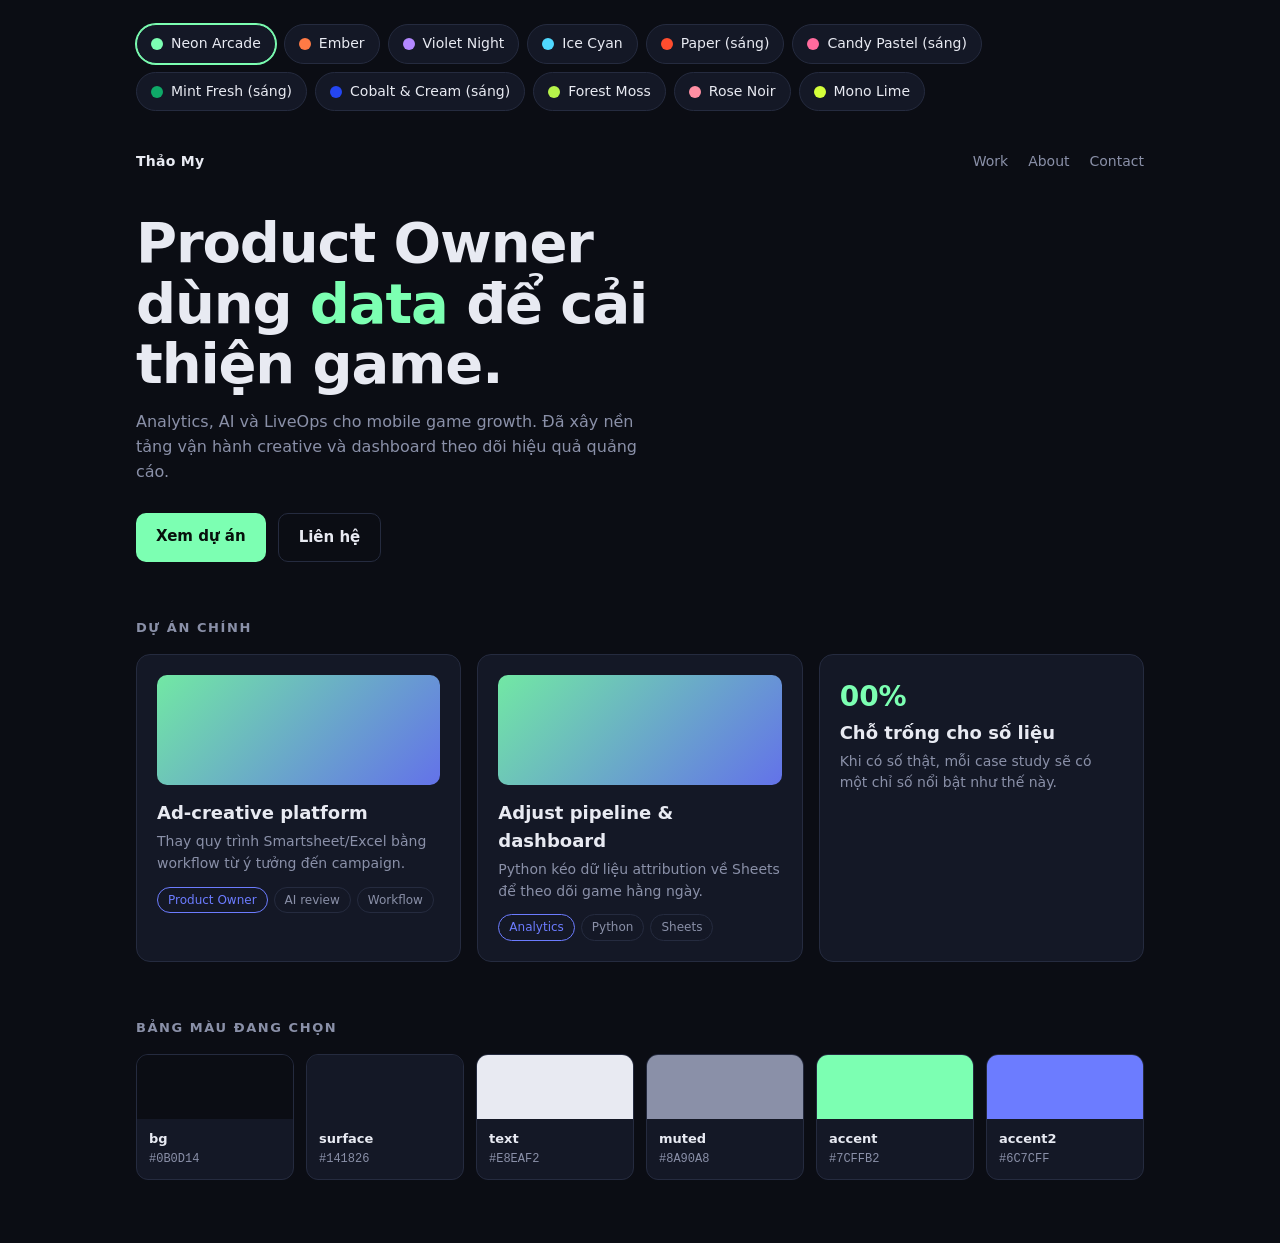
<file: color-demo.html>
<!doctype html>
<html lang="vi">
<head>
<meta charset="utf-8">
<meta name="viewport" content="width=device-width, initial-scale=1">
<title>Portfolio Color Demo</title>
<style>
  :root {
    --bg: #0B0D14; --surface: #141826; --line: #252B3F;
    --text: #E8EAF2; --muted: #8A90A8;
    --accent: #7CFFB2; --accent2: #6C7CFF; --on-accent: #07110C;
  }
  * { box-sizing: border-box; margin: 0; }
  body { background: var(--bg); color: var(--text); font: 16px/1.55 system-ui, -apple-system, "Segoe UI", sans-serif; transition: background .25s, color .25s; }
  .wrap { max-width: 1040px; margin: 0 auto; padding: 24px 16px 64px; }

  .picker { display: flex; flex-wrap: wrap; gap: 8px; margin-bottom: 28px; }
  .picker button {
    cursor: pointer; border: 1px solid var(--line); background: var(--surface); color: var(--text);
    padding: 8px 14px; border-radius: 999px; font: inherit; font-size: 14px; display: flex; align-items: center; gap: 8px;
  }
  .picker button[aria-pressed="true"] { border-color: var(--accent); box-shadow: 0 0 0 1px var(--accent); }
  .dot { width: 12px; height: 12px; border-radius: 50%; display: inline-block; }

  nav { display: flex; justify-content: space-between; align-items: center; padding: 12px 0 40px; font-size: 14px; }
  nav .logo { font-weight: 700; letter-spacing: .02em; }
  nav .links { display: flex; gap: 20px; color: var(--muted); }

  .hero h1 { font-size: clamp(32px, 6vw, 56px); line-height: 1.08; letter-spacing: -.02em; max-width: 16ch; }
  .hero h1 em { font-style: normal; color: var(--accent); }
  .hero p { color: var(--muted); max-width: 52ch; margin: 16px 0 28px; }
  .cta { display: flex; gap: 12px; flex-wrap: wrap; }
  .btn { display: inline-block; padding: 12px 20px; border-radius: 10px; font-weight: 600; text-decoration: none; font-size: 15px; }
  .btn.primary { background: var(--accent); color: var(--on-accent); }
  .btn.ghost { border: 1px solid var(--line); color: var(--text); }

  h2 { font-size: 13px; text-transform: uppercase; letter-spacing: .12em; color: var(--muted); margin: 56px 0 16px; font-weight: 600; }
  .grid { display: grid; gap: 16px; grid-template-columns: repeat(auto-fit, minmax(280px, 1fr)); }
  .card { background: var(--surface); border: 1px solid var(--line); border-radius: 14px; padding: 20px; }
  .card:hover { border-color: var(--accent); }
  .card .thumb { height: 110px; border-radius: 10px; margin-bottom: 14px; background: linear-gradient(135deg, var(--accent), var(--accent2)); opacity: .9; }
  .card h3 { font-size: 18px; margin-bottom: 4px; }
  .card p { color: var(--muted); font-size: 14px; }
  .tags { display: flex; gap: 6px; flex-wrap: wrap; margin-top: 12px; }
  .tag { font-size: 12px; padding: 3px 10px; border-radius: 999px; border: 1px solid var(--line); color: var(--muted); }
  .tag.hot { color: var(--accent2); border-color: var(--accent2); }
  .stat { font-size: 28px; font-weight: 700; color: var(--accent); }

  .swatches { display: grid; gap: 12px; grid-template-columns: repeat(auto-fit, minmax(140px, 1fr)); }
  .sw { border-radius: 12px; border: 1px solid var(--line); overflow: hidden; background: var(--surface); }
  .sw .chip { height: 64px; }
  .sw .meta { padding: 10px 12px; font-size: 12px; color: var(--muted); }
  .sw .meta b { display: block; color: var(--text); font-size: 13px; }
  code { font-family: ui-monospace, Menlo, Consolas, monospace; }
</style>
</head>
<body>
<div class="wrap">
  <div class="picker" id="picker" role="group" aria-label="Chọn bảng màu"></div>

  <nav>
    <span class="logo">Thảo My</span>
    <span class="links"><span>Work</span><span>About</span><span>Contact</span></span>
  </nav>

  <section class="hero">
    <h1>Product Owner dùng <em>data</em> để cải thiện game.</h1>
    <p>Analytics, AI và LiveOps cho mobile game growth. Đã xây nền tảng vận hành creative và dashboard theo dõi hiệu quả quảng cáo.</p>
    <div class="cta">
      <a class="btn primary" href="#">Xem dự án</a>
      <a class="btn ghost" href="#">Liên hệ</a>
    </div>
  </section>

  <h2>Dự án chính</h2>
  <div class="grid">
    <div class="card">
      <div class="thumb"></div>
      <h3>Ad-creative platform</h3>
      <p>Thay quy trình Smartsheet/Excel bằng workflow từ ý tưởng đến campaign.</p>
      <div class="tags"><span class="tag hot">Product Owner</span><span class="tag">AI review</span><span class="tag">Workflow</span></div>
    </div>
    <div class="card">
      <div class="thumb"></div>
      <h3>Adjust pipeline &amp; dashboard</h3>
      <p>Python kéo dữ liệu attribution về Sheets để theo dõi game hằng ngày.</p>
      <div class="tags"><span class="tag hot">Analytics</span><span class="tag">Python</span><span class="tag">Sheets</span></div>
    </div>
    <div class="card">
      <div class="stat">00%</div>
      <h3>Chỗ trống cho số liệu</h3>
      <p>Khi có số thật, mỗi case study sẽ có một chỉ số nổi bật như thế này.</p>
    </div>
  </div>

  <h2>Bảng màu đang chọn</h2>
  <div class="swatches" id="swatches"></div>
</div>

<script>
  const palettes = [
    { name: "Neon Arcade", bg: "#0B0D14", surface: "#141826", line: "#252B3F", text: "#E8EAF2", muted: "#8A90A8", accent: "#7CFFB2", accent2: "#6C7CFF", onAccent: "#07110C" },
    { name: "Ember",       bg: "#0F0C0B", surface: "#1A1513", line: "#2E2623", text: "#F3EBE6", muted: "#9A8D86", accent: "#FF7A45", accent2: "#FFC857", onAccent: "#1A0B04" },
    { name: "Violet Night",bg: "#0D0A14", surface: "#17121F", line: "#2A2238", text: "#EEE9F6", muted: "#9A90AE", accent: "#B388FF", accent2: "#FF6EC7", onAccent: "#12081F" },
    { name: "Ice Cyan",    bg: "#08111A", surface: "#0F1B28", line: "#1D2E40", text: "#E6F0F7", muted: "#7F95A8", accent: "#4FD8FF", accent2: "#A0FFE0", onAccent: "#04141C" },
    { name: "Paper (sáng)",bg: "#F6F4EF", surface: "#FFFFFF", line: "#E2DED4", text: "#15141A", muted: "#6B6874", accent: "#FF4D2E", accent2: "#3B3BFF", onAccent: "#FFFFFF" },
    { name: "Candy Pastel (sáng)", bg: "#FFF8F3", surface: "#FFFFFF", line: "#F1DDD2", text: "#2A2030", muted: "#7E6F86", accent: "#FF6B9D", accent2: "#7C5CFF", onAccent: "#FFFFFF" },
    { name: "Mint Fresh (sáng)",   bg: "#F2FAF6", surface: "#FFFFFF", line: "#D5EADF", text: "#10231B", muted: "#58756A", accent: "#0FA968", accent2: "#FFB020", onAccent: "#FFFFFF" },
    { name: "Cobalt & Cream (sáng)", bg: "#FBF7EE", surface: "#FFFFFF", line: "#E6DFCB", text: "#0F1A3A", muted: "#5E6783", accent: "#2446F2", accent2: "#FF8A3D", onAccent: "#FFFFFF" },
    { name: "Forest Moss",  bg: "#0A100D", surface: "#121B16", line: "#22332A", text: "#E7F0EA", muted: "#86A092", accent: "#B6F34A", accent2: "#35D19B", onAccent: "#0C1505" },
    { name: "Rose Noir",    bg: "#120B0E", surface: "#1D1216", line: "#35212A", text: "#F6E9ED", muted: "#A58B95", accent: "#FF8FA3", accent2: "#F5C16C", onAccent: "#240A12" },
    { name: "Mono Lime",    bg: "#0A0A0A", surface: "#141414", line: "#2A2A2A", text: "#F2F2F2", muted: "#8C8C8C", accent: "#D4FF3A", accent2: "#FFFFFF", onAccent: "#101400" }
  ];
  const keys = { bg:"--bg", surface:"--surface", line:"--line", text:"--text", muted:"--muted", accent:"--accent", accent2:"--accent2", onAccent:"--on-accent" };
  const picker = document.getElementById("picker");
  const swatches = document.getElementById("swatches");

  function apply(i) {
    const p = palettes[i], root = document.documentElement.style;
    for (const k in keys) root.setProperty(keys[k], p[k]);
    [...picker.children].forEach((b, j) => b.setAttribute("aria-pressed", String(j === i)));
    swatches.innerHTML = ["bg","surface","text","muted","accent","accent2"].map(k =>
      `<div class="sw"><div class="chip" style="background:${p[k]}"></div><div class="meta"><b>${k}</b><code>${p[k]}</code></div></div>`
    ).join("");
    try { localStorage.setItem("palette", i); } catch (e) {}
  }

  palettes.forEach((p, i) => {
    const b = document.createElement("button");
    b.type = "button";
    b.innerHTML = `<span class="dot" style="background:${p.accent}"></span>${p.name}`;
    b.onclick = () => apply(i);
    picker.appendChild(b);
  });

  let start = 0;
  try { start = Number(localStorage.getItem("palette")) || 0; } catch (e) {}
  apply(start < palettes.length ? start : 0);
</script>
</body>
</html>
</file>
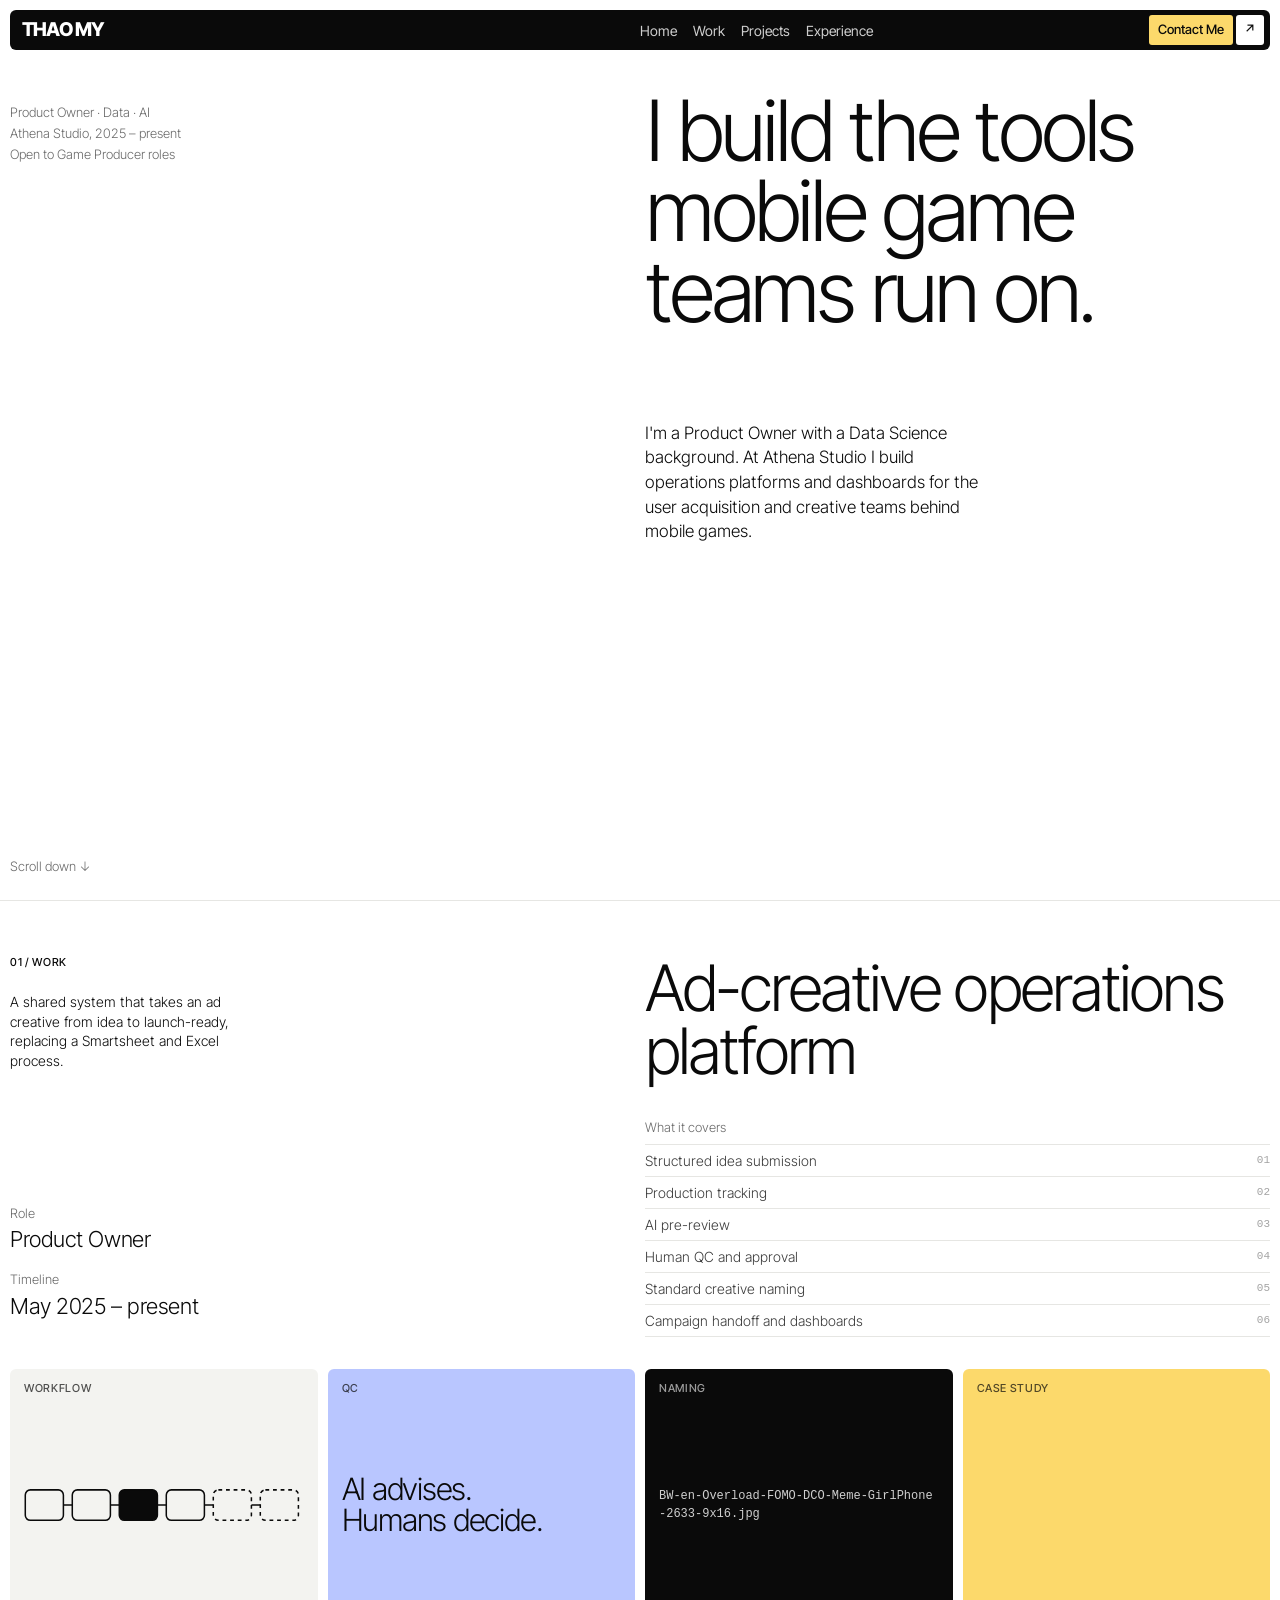
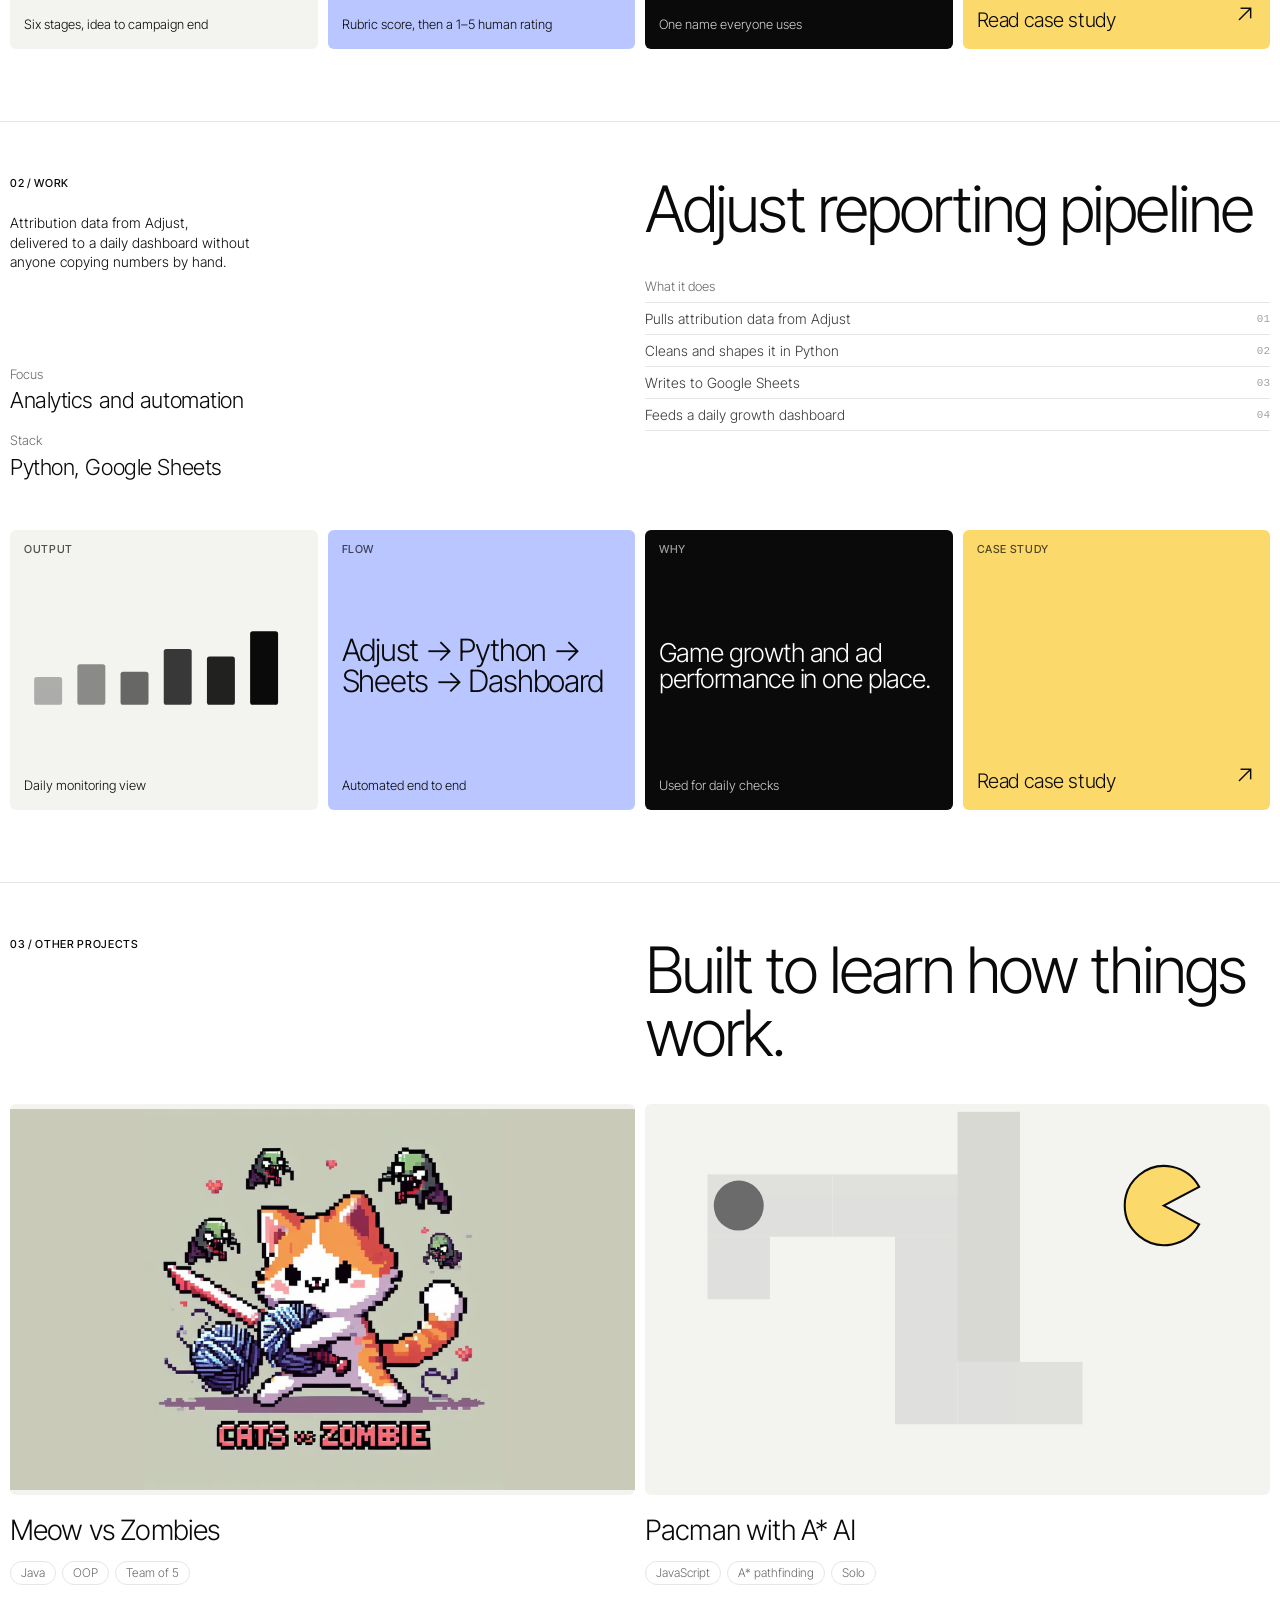
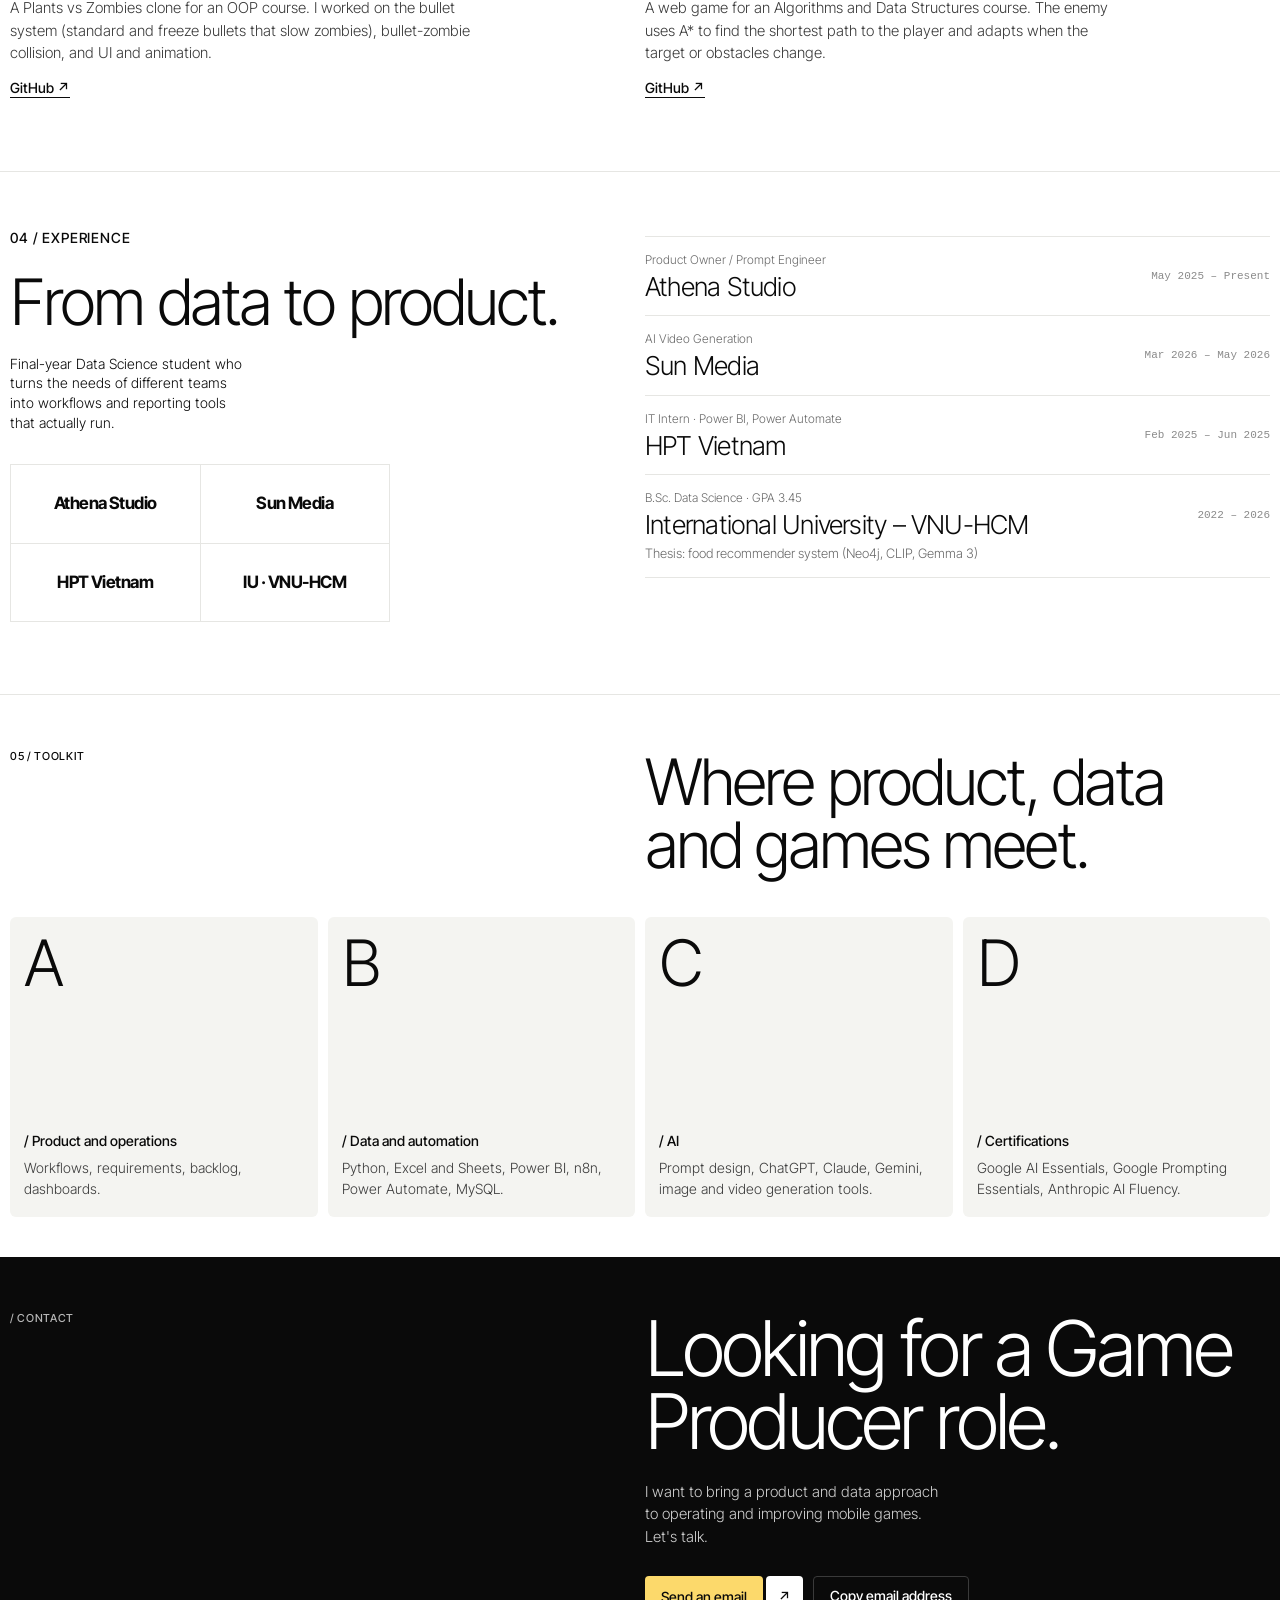
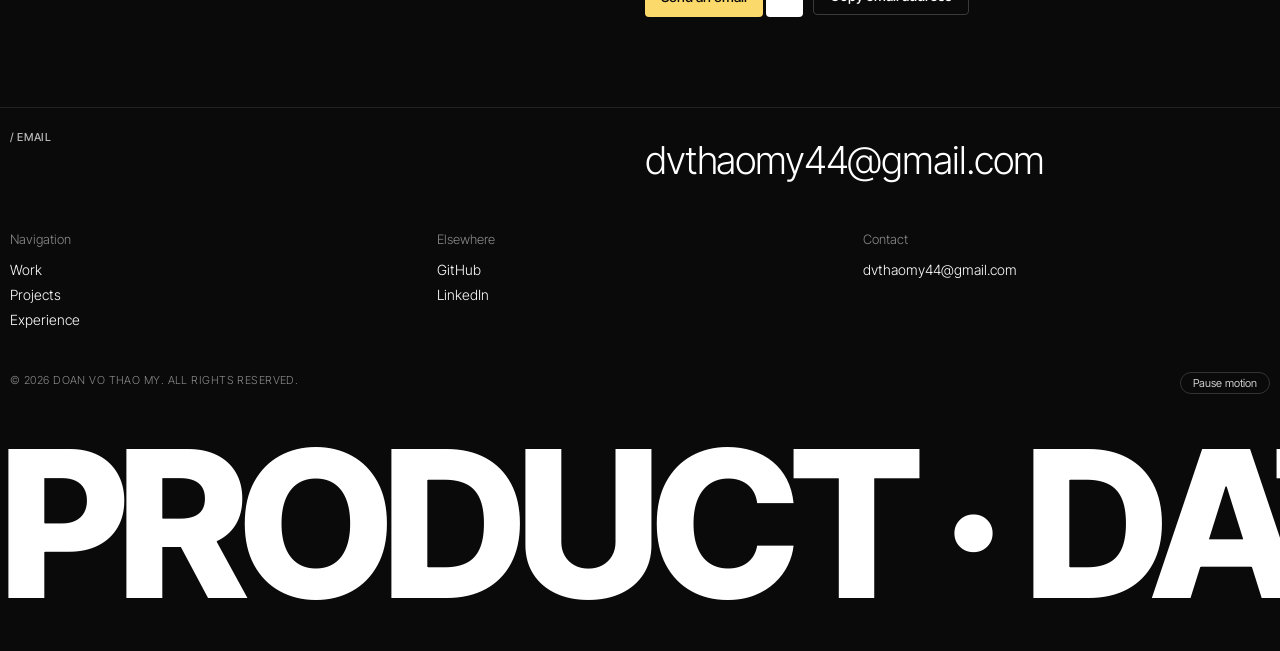
<file: index-v2.html>
<!doctype html>
<html lang="en">
<head>
<meta charset="utf-8">
<meta name="viewport" content="width=device-width, initial-scale=1">
<title>Doan Vo Thao My — Product Owner</title>
<meta name="description" content="Product Owner with a data background, applying analytics and AI to mobile game growth and LiveOps.">
<meta name="theme-color" content="#ffffff">
<script>document.documentElement.classList.add('js')</script>
<link rel="preconnect" href="https://fonts.googleapis.com"><link rel="preconnect" href="https://fonts.gstatic.com" crossorigin>
<link href="https://fonts.googleapis.com/css2?family=Inter+Tight:wght@300;400;500;700;800&display=swap" rel="stylesheet">
<style>
:root{
  --bg:#fff; --ink:#0a0a0a; --mute:#6b6b6b; --line:#e6e6e3; --panel:#f3f3f0;
  --butter:#fcd96b; --peri:#b9c6ff; --dark:#0a0a0a;
  --sans:"Inter Tight","Helvetica Neue",Arial,system-ui,sans-serif;
  --mono:ui-monospace,"SF Mono",Menlo,Consolas,monospace;
  --ease:cubic-bezier(.22,1,.36,1);
}
*{box-sizing:border-box;margin:0}
html{scroll-behavior:smooth;scroll-padding-top:70px}
body{background:var(--bg);color:var(--ink);font:300 16px/1.5 var(--sans);-webkit-font-smoothing:antialiased}
a{color:inherit}
a:focus-visible,button:focus-visible{outline:2px solid var(--ink);outline-offset:3px}
.skip{position:absolute;left:-999px;top:8px;background:var(--butter);padding:8px 12px;border-radius:4px;z-index:100}
.skip:focus{left:10px}

/* top bar */
.bar{position:fixed;z-index:50;top:10px;left:10px;right:10px;height:40px;background:var(--dark);color:#fff;border-radius:6px;display:flex;align-items:center;justify-content:space-between;padding:0 6px 0 12px}
.logo{font-weight:800;letter-spacing:-.04em;font-size:19px;text-decoration:none;text-transform:uppercase}
.bar nav{position:absolute;left:50%;display:flex;gap:16px;font-size:14px;font-weight:400}
.bar nav a{text-decoration:none;opacity:.8}.bar nav a:hover{opacity:1}
.cta-mini{display:flex;gap:3px;text-decoration:none;font-size:13px;font-weight:500}
.cta-mini span{background:var(--butter);color:var(--ink);padding:5px 9px;border-radius:3px}
.cta-mini i{font-style:normal;background:#fff;color:var(--ink);padding:5px 8px;border-radius:3px}
@media(max-width:800px){.bar nav{display:none}}

/* grid */
.row{display:grid;grid-template-columns:1fr 1fr;gap:0 10px;padding:0 10px}
.row>.l{padding-right:20px}
@media(max-width:800px){.row{grid-template-columns:1fr}.row>.l{padding-right:0}}
.tag{font:500 11px/1 var(--sans);letter-spacing:.06em;text-transform:uppercase}
.h-xl{font-weight:300;font-size:clamp(44px,6.6vw,104px);line-height:.95;letter-spacing:-.05em}
.h-lg{font-weight:300;font-size:clamp(38px,5vw,76px);line-height:.98;letter-spacing:-.045em}
.sub{font-size:13px;color:var(--mute);margin-bottom:6px}
.sec{border-top:1px solid var(--line);padding:56px 0 72px}

/* hero */
.hero{min-height:100svh;padding-top:90px;display:grid;grid-template-rows:1fr auto;border-top:0}
.hero .row{align-content:start}
.hero .l{display:flex;flex-direction:column;justify-content:space-between;padding-top:12px}
.hero .lead{max-width:34ch;font-size:17px;line-height:1.45;margin-top:90px}
.hero .scroll{padding:0 10px 24px;color:var(--mute);font-size:13px}
.hero .scroll a{text-decoration:none}
.hero .meta{font-size:13px;color:var(--mute);line-height:1.6}
@media(max-width:800px){.hero .lead{margin-top:40px}.hero .l{order:2;margin-top:24px}}

/* service-style blocks */
.svc .l{display:flex;flex-direction:column;justify-content:space-between;min-height:320px}
.svc .l .tag{margin-bottom:24px}
.svc .l .blurb{max-width:30ch;font-size:14px;line-height:1.4}
.svc .l dl{margin-top:36px}
.svc dt{font-size:13px;color:var(--mute)}
.svc dd{margin:0 0 14px;font-size:22px;font-weight:300;letter-spacing:-.02em}
.svc .r .sub{margin-top:36px}
.rows{list-style:none;padding:0;margin:0}
.rows li{display:flex;justify-content:space-between;gap:16px;padding:5px 0;border-bottom:1px solid var(--line);font-size:14px;color:#3b3b3b}
.rows li:first-child{border-top:1px solid var(--line)}
.rows li b{font:400 11px var(--mono);color:#a3a3a3;align-self:center}
.tiles{display:grid;grid-template-columns:repeat(4,1fr);gap:10px;padding:0 10px;margin-top:32px}
@media(max-width:1000px){.tiles{grid-template-columns:repeat(2,1fr)}}
@media(max-width:560px){.tiles{grid-template-columns:1fr}}
.tile{position:relative;min-height:280px;border-radius:6px;background:var(--panel);padding:14px;display:flex;flex-direction:column;justify-content:space-between;overflow:hidden;text-decoration:none}
.tile .tag{opacity:.7}
.tile svg{width:100%;height:auto;display:block}
.tile.peri{background:var(--peri)}.tile.dark{background:var(--dark);color:#fff}.tile.butter{background:var(--butter)}
.tile .big{font-size:clamp(24px,2.4vw,34px);line-height:1;letter-spacing:-.04em;font-weight:300}
.tile code{font:400 12px/1.5 var(--mono);word-break:break-all;color:#cfcfcf}
.tile.cta{justify-content:space-between;transition:transform .35s var(--ease)}
.tile.cta:hover{transform:translateY(-4px)}
.tile.cta .foot{display:flex;justify-content:space-between;align-items:flex-end;font-size:20px;letter-spacing:-.02em}
.tile.cta .foot i{font-style:normal;font-size:24px}

/* projects */
.proj{display:grid;grid-template-columns:1fr 1fr;gap:10px;padding:0 10px;margin-top:40px}
@media(max-width:800px){.proj{grid-template-columns:1fr}}
.proj .media{aspect-ratio:16/10;background:var(--panel);border-radius:6px;display:grid;place-items:center;overflow:hidden}
.proj .media img{width:100%;height:100%;object-fit:contain}
.proj h3{font-weight:300;font-size:28px;letter-spacing:-.03em;margin:14px 0 6px}
.proj p{font-size:15px;color:#3b3b3b;max-width:52ch}
.proj .chips{display:flex;gap:6px;flex-wrap:wrap;margin:10px 0 12px}
.chip{font-size:12px;border:1px solid var(--line);border-radius:999px;padding:2px 10px;color:var(--mute)}
.lnk{display:inline-block;margin-top:12px;font-size:14px;font-weight:500;text-decoration:underline;text-underline-offset:4px}

/* experience */
.exp .l p{max-width:30ch;font-size:14px;line-height:1.4}
.marks{display:grid;grid-template-columns:repeat(2,1fr);margin-top:32px;border-top:1px solid var(--line);border-left:1px solid var(--line);max-width:380px}
.marks span{border-right:1px solid var(--line);border-bottom:1px solid var(--line);padding:26px 12px;text-align:center;font-weight:700;letter-spacing:-.03em;font-size:17px}
.job{display:grid;grid-template-columns:1fr auto;gap:4px 16px;padding:14px 0;border-bottom:1px solid var(--line)}
.job:first-child{border-top:1px solid var(--line)}
.job small{grid-column:1;font-size:12px;color:var(--mute)}
.job b{font-weight:300;font-size:26px;letter-spacing:-.03em;line-height:1.1}
.job time{grid-row:1/3;grid-column:2;font:400 11px var(--mono);color:#8a8a8a;align-self:center;text-align:right}
.job em{grid-column:1/3;font-style:normal;font-size:13px;color:var(--mute)}

/* skills */
.cards{display:grid;grid-template-columns:repeat(4,1fr);gap:10px;padding:0 10px;margin-top:40px}
@media(max-width:1000px){.cards{grid-template-columns:repeat(2,1fr)}}
@media(max-width:560px){.cards{grid-template-columns:1fr}}
.card{background:#f4f4f1;border-radius:6px;padding:14px 14px 18px;min-height:300px;display:flex;flex-direction:column}
.card .ltr{font-size:64px;font-weight:300;letter-spacing:-.05em;line-height:1}
.card h3{font-weight:500;font-size:14px;margin:auto 0 6px}
.card p{font-size:14px;color:#3b3b3b}

/* contact */
.contact{background:var(--dark);color:#fff;padding:56px 0 24px;margin-top:0}
.contact .h-xl{font-size:clamp(44px,6vw,92px)}
.contact .l .tag{opacity:.7}
.contact p.s{max-width:34ch;margin:22px 0 28px;color:#cfcfcf;font-size:15px}
.btns{display:flex;gap:10px;flex-wrap:wrap}
.btn{display:inline-flex;gap:3px;text-decoration:none;font-size:14px;font-weight:500;border:0;background:none;cursor:pointer;font-family:inherit;color:inherit;padding:0}
.btn span{background:var(--butter);color:var(--ink);padding:10px 16px;border-radius:4px}
.btn i{font-style:normal;background:#fff;color:var(--ink);padding:10px 12px;border-radius:4px}
.btn.ghost span{background:transparent;color:#fff;border:1px solid #3a3a3a}
.status{min-height:22px;margin-top:12px;font-size:13px;color:var(--butter)}
.mail{margin-top:56px;padding-top:24px;border-top:1px solid #222}
.mail a{font-size:clamp(24px,3vw,40px);letter-spacing:-.03em;text-decoration:none}
.foot-cols{display:grid;grid-template-columns:repeat(3,1fr);gap:20px;padding:40px 10px 0;font-size:14px}
.foot-cols h4{font-weight:300;color:#8a8a8a;font-size:13px;margin-bottom:8px}
.foot-cols a{display:block;text-decoration:none;padding:2px 0}
.copy{display:flex;justify-content:space-between;padding:40px 10px 0;font-size:11px;color:#8a8a8a;text-transform:uppercase;letter-spacing:.04em}
.pause{background:none;border:1px solid #333;color:#ccc;border-radius:999px;padding:3px 12px;font:400 11px var(--sans);cursor:pointer}
.marq{overflow:hidden;margin-top:28px;white-space:nowrap}
.marq div{display:inline-block;font-weight:800;letter-spacing:-.05em;text-transform:uppercase;font-size:clamp(90px,16vw,240px);line-height:1;animation:mq 30s linear infinite;padding-right:.4em}
.marq.paused div{animation-play-state:paused}
@keyframes mq{to{transform:translateX(-50%)}}

/* motion */
.js .rv{opacity:0;transform:translateY(14px);transition:opacity .7s var(--ease),transform .7s var(--ease)}
.js .rv.in{opacity:1;transform:none}
.astar .path{stroke-dasharray:420;stroke-dashoffset:420;animation:tr 5s var(--ease) infinite}
@keyframes tr{0%{stroke-dashoffset:420}55%,90%{stroke-dashoffset:0}100%{stroke-dashoffset:0;opacity:0}}
@media(prefers-reduced-motion:reduce){
  html{scroll-behavior:auto}.js .rv{opacity:1;transform:none;transition:none}
  .marq div{animation:none}.astar .path{animation:none;stroke-dashoffset:0}.tile.cta{transition:none}
}
</style>
</head>
<body>
<a class="skip" href="#work">Skip to work</a>

<header class="bar">
  <a class="logo" href="#top">Thao My</a>
  <nav aria-label="Main">
    <a href="#top">Home</a><a href="#work">Work</a><a href="#projects">Projects</a><a href="#experience">Experience</a>
  </nav>
  <a class="cta-mini" href="#contact"><span>Contact Me</span><i>↗</i></a>
</header>

<main id="top">

  <section class="hero">
    <div class="row">
      <div class="l">
        <p class="meta">Product Owner · Data · AI<br>Athena Studio, 2025 – present<br>Open to Game Producer roles</p>
      </div>
      <div>
        <h1 class="h-xl">I build the tools mobile game teams run on.</h1>
        <p class="lead">I'm a Product Owner with a Data Science background. At Athena Studio I build operations platforms and dashboards for the user acquisition and creative teams behind mobile games.</p>
      </div>
    </div>
    <p class="scroll"><a href="#work">Scroll down ↓</a></p>
  </section>

  <!-- 01 WORK : ad-creative -->
  <section class="sec svc" id="work">
    <div class="row">
      <div class="l">
        <div>
          <p class="tag">01 / Work</p>
          <p class="blurb" style="margin-top:24px">A shared system that takes an ad creative from idea to launch-ready, replacing a Smartsheet and Excel process.</p>
        </div>
        <dl>
          <dt>Role</dt><dd>Product Owner</dd>
          <dt>Timeline</dt><dd>May 2025 – present</dd>
        </dl>
      </div>
      <div class="r rv">
        <h2 class="h-lg">Ad-creative operations platform</h2>
        <p class="sub">What it covers</p>
        <ul class="rows">
          <li>Structured idea submission<b>01</b></li>
          <li>Production tracking<b>02</b></li>
          <li>AI pre-review<b>03</b></li>
          <li>Human QC and approval<b>04</b></li>
          <li>Standard creative naming<b>05</b></li>
          <li>Campaign handoff and dashboards<b>06</b></li>
        </ul>
      </div>
    </div>
    <div class="tiles">
      <div class="tile rv">
        <span class="tag">Workflow</span>
        <svg viewBox="0 0 220 60" aria-label="Six stage pipeline from idea to campaign end" role="img">
          <g fill="none" stroke="#0a0a0a" stroke-width="1.2">
            <rect x="1" y="18" width="30" height="24" rx="4"/><rect x="38" y="18" width="30" height="24" rx="4"/>
            <rect x="75" y="18" width="30" height="24" rx="4" fill="#0a0a0a"/><rect x="112" y="18" width="30" height="24" rx="4"/>
            <rect x="149" y="18" width="30" height="24" rx="4" stroke-dasharray="3 3"/><rect x="186" y="18" width="30" height="24" rx="4" stroke-dasharray="3 3"/>
            <path d="M31 30h7M68 30h7M105 30h7M142 30h7M179 30h7"/>
          </g>
        </svg>
        <span style="font-size:13px">Six stages, idea to campaign end</span>
      </div>
      <div class="tile peri rv">
        <span class="tag">QC</span>
        <p class="big">AI advises.<br>Humans decide.</p>
        <span style="font-size:13px">Rubric score, then a 1–5 human rating</span>
      </div>
      <div class="tile dark rv">
        <span class="tag" style="opacity:.6">Naming</span>
        <code>BW-en-Overload-FOMO-DCO-Meme-GirlPhone-2633-9x16.jpg</code>
        <span style="font-size:13px;color:#cfcfcf">One name everyone uses</span>
      </div>
      <a class="tile cta butter rv" href="ad-creative.html">
        <span class="tag">Case study</span>
        <span class="foot">Read case study<i>↗</i></span>
      </a>
    </div>
  </section>

  <!-- Adjust -->
  <section class="sec svc">
    <div class="row">
      <div class="l">
        <div>
          <p class="tag">02 / Work</p>
          <p class="blurb" style="margin-top:24px">Attribution data from Adjust, delivered to a daily dashboard without anyone copying numbers by hand.</p>
        </div>
        <dl>
          <dt>Focus</dt><dd>Analytics and automation</dd>
          <dt>Stack</dt><dd>Python, Google Sheets</dd>
        </dl>
      </div>
      <div class="r rv">
        <h2 class="h-lg">Adjust reporting pipeline</h2>
        <p class="sub">What it does</p>
        <ul class="rows">
          <li>Pulls attribution data from Adjust<b>01</b></li>
          <li>Cleans and shapes it in Python<b>02</b></li>
          <li>Writes to Google Sheets<b>03</b></li>
          <li>Feeds a daily growth dashboard<b>04</b></li>
        </ul>
      </div>
    </div>
    <div class="tiles">
      <div class="tile rv">
        <span class="tag">Output</span>
        <svg viewBox="0 0 220 70" aria-label="Rising bar chart" role="img"><g fill="#0a0a0a"><rect x="8" y="44" width="22" height="22" rx="2" opacity=".3"/><rect x="42" y="34" width="22" height="32" rx="2" opacity=".45"/><rect x="76" y="40" width="22" height="26" rx="2" opacity=".6"/><rect x="110" y="22" width="22" height="44" rx="2" opacity=".8"/><rect x="144" y="28" width="22" height="38" rx="2" opacity=".9"/><rect x="178" y="8" width="22" height="58" rx="2"/></g></svg>
        <span style="font-size:13px">Daily monitoring view</span>
      </div>
      <div class="tile peri rv">
        <span class="tag">Flow</span>
        <p class="big">Adjust → Python → Sheets → Dashboard</p>
        <span style="font-size:13px">Automated end to end</span>
      </div>
      <div class="tile dark rv">
        <span class="tag" style="opacity:.6">Why</span>
        <p class="big" style="font-size:26px">Game growth and ad performance in one place.</p>
        <span style="font-size:13px;color:#cfcfcf">Used for daily checks</span>
      </div>
      <a class="tile cta butter rv" href="adjust-pipeline.html">
        <span class="tag">Case study</span>
        <span class="foot">Read case study<i>↗</i></span>
      </a>
    </div>
  </section>

  <!-- Projects -->
  <section class="sec" id="projects">
    <div class="row">
      <div class="l"><p class="tag">03 / Other projects</p></div>
      <div class="rv"><h2 class="h-lg">Built to learn how things work.</h2></div>
    </div>
    <div class="proj">
      <article class="rv">
        <div class="media"><img src="assets/mvz-menu.png" alt="Title art for Meow vs Zombies: a pixel-art cat holding a ball of yarn, surrounded by zombies" width="1024" height="625" loading="lazy"></div>
        <h3>Meow vs Zombies</h3>
        <div class="chips"><span class="chip">Java</span><span class="chip">OOP</span><span class="chip">Team of 5</span></div>
        <p>A Plants vs Zombies clone for an OOP course. I worked on the bullet system (standard and freeze bullets that slow zombies), bullet-zombie collision, and UI and animation.</p>
        <a class="lnk" href="https://github.com/nhhongan/meow-vs-zombie" target="_blank" rel="noopener">GitHub ↗</a>
      </article>
      <article class="rv">
        <div class="media">
          <svg class="astar" viewBox="0 0 300 180" role="img" aria-label="A* pathfinding: a ghost finds the shortest route around a wall to reach Pacman" style="width:100%;height:100%">
            <rect width="300" height="180" fill="#f3f3f0"/>
            <rect x="150" y="0" width="30" height="120" fill="#d9d9d4"/>
            <g fill="#0a0a0a" opacity=".08"><rect x="30" y="30" width="60" height="30"/><rect x="90" y="30" width="60" height="30"/><rect x="30" y="60" width="30" height="30"/><rect x="120" y="60" width="30" height="90"/><rect x="150" y="120" width="60" height="30"/></g>
            <polyline class="path" points="45,45 135,45 135,135 195,135 195,45 255,45" fill="none" stroke="#0a0a0a" stroke-width="3" stroke-linecap="round" stroke-linejoin="round"/>
            <circle cx="45" cy="45" r="12" fill="#6b6b6b"/>
            <path d="M255 45 L272 36 A19 19 0 1 0 272 54 Z" transform="translate(-6 0)" fill="#fcd96b" stroke="#0a0a0a" stroke-width="1"/>
          </svg>
        </div>
        <h3>Pacman with A* AI</h3>
        <div class="chips"><span class="chip">JavaScript</span><span class="chip">A* pathfinding</span><span class="chip">Solo</span></div>
        <p>A web game for an Algorithms and Data Structures course. The enemy uses A* to find the shortest path to the player and adapts when the target or obstacles change.</p>
        <a class="lnk" href="https://github.com/dvthmy/Pacman_Game_DSA" target="_blank" rel="noopener">GitHub ↗</a>
      </article>
    </div>
  </section>

  <!-- Experience -->
  <section class="sec exp" id="experience">
    <div class="row">
      <div class="l">
        <p class="tag">04 / Experience</p>
        <h2 class="h-lg" style="margin-top:24px">From data to product.</h2>
        <p style="margin-top:20px">Final-year Data Science student who turns the needs of different teams into workflows and reporting tools that actually run.</p>
        <div class="marks" aria-hidden="true">
          <span>Athena Studio</span><span>Sun Media</span><span>HPT Vietnam</span><span>IU · VNU-HCM</span>
        </div>
      </div>
      <div class="rv" style="padding-top:8px">
        <div class="job"><small>Product Owner / Prompt Engineer</small><b>Athena Studio</b><time>May 2025 – Present</time></div>
        <div class="job"><small>AI Video Generation</small><b>Sun Media</b><time>Mar 2026 – May 2026</time></div>
        <div class="job"><small>IT Intern · Power BI, Power Automate</small><b>HPT Vietnam</b><time>Feb 2025 – Jun 2025</time></div>
        <div class="job"><small>B.Sc. Data Science · GPA 3.45</small><b>International University – VNU-HCM</b><time>2022 – 2026</time><em>Thesis: food recommender system (Neo4j, CLIP, Gemma 3)</em></div>
      </div>
    </div>
  </section>

  <!-- Skills -->
  <section class="sec" style="padding-bottom:40px">
    <div class="row">
      <div class="l"><p class="tag">05 / Toolkit</p></div>
      <div class="rv"><h2 class="h-lg">Where product, data and games meet.</h2></div>
    </div>
    <div class="cards">
      <div class="card rv"><span class="ltr">A</span><h3>/ Product and operations</h3><p>Workflows, requirements, backlog, dashboards.</p></div>
      <div class="card rv"><span class="ltr">B</span><h3>/ Data and automation</h3><p>Python, Excel and Sheets, Power BI, n8n, Power Automate, MySQL.</p></div>
      <div class="card rv"><span class="ltr">C</span><h3>/ AI</h3><p>Prompt design, ChatGPT, Claude, Gemini, image and video generation tools.</p></div>
      <div class="card rv"><span class="ltr">D</span><h3>/ Certifications</h3><p>Google AI Essentials, Google Prompting Essentials, Anthropic AI Fluency.</p></div>
    </div>
  </section>

</main>

<footer class="contact" id="contact">
  <div class="row">
    <div class="l"><p class="tag">/ Contact</p></div>
    <div class="rv">
      <h2 class="h-xl">Looking for a Game Producer role.</h2>
      <p class="s">I want to bring a product and data approach to operating and improving mobile games. Let's talk.</p>
      <div class="btns">
        <a class="btn" href="mailto:dvthaomy44@gmail.com"><span>Send an email</span><i>↗</i></a>
        <button class="btn ghost" id="copy" type="button" data-email="dvthaomy44@gmail.com"><span>Copy email address</span></button>
      </div>
      <p class="status" id="status" role="status" aria-live="polite"></p>
    </div>
  </div>
  <div class="row mail">
    <div class="l"><p class="tag" style="opacity:.7">/ Email</p></div>
    <div><a href="mailto:dvthaomy44@gmail.com">dvthaomy44@gmail.com</a></div>
  </div>
  <div class="foot-cols">
    <div><h4>Navigation</h4><a href="#work">Work</a><a href="#projects">Projects</a><a href="#experience">Experience</a></div>
    <div><h4>Elsewhere</h4><a href="https://github.com/dvthmy" target="_blank" rel="noopener">GitHub</a><a href="https://www.linkedin.com/in/my-doan-vo-thao-b977b428a/" target="_blank" rel="noopener">LinkedIn</a></div>
    <div><h4>Contact</h4><a href="mailto:dvthaomy44@gmail.com">dvthaomy44@gmail.com</a></div>
  </div>
  <div class="copy"><span>© 2026 Doan Vo Thao My. All rights reserved.</span><button class="pause" id="pause" type="button" aria-pressed="false">Pause motion</button></div>
  <div class="marq" id="marq" aria-hidden="true"><div>Product · Data · AI · Games · Product · Data · AI · Games · </div></div>
</footer>

<script>
(function(){
  var reduce=matchMedia('(prefers-reduced-motion: reduce)').matches;
  var els=document.querySelectorAll('.rv');
  if('IntersectionObserver' in window && !reduce){
    var io=new IntersectionObserver(function(es){es.forEach(function(e){if(e.isIntersecting){e.target.classList.add('in');io.unobserve(e.target)}})},{threshold:.12,rootMargin:'0px 0px -6% 0px'});
    els.forEach(function(el){io.observe(el)});
  } else { els.forEach(function(el){el.classList.add('in')}); }

  var btn=document.getElementById('copy'),st=document.getElementById('status');
  btn.addEventListener('click',function(){
    var m=btn.dataset.email;
    var done=function(ok){st.textContent=ok?'Copied '+m:'Could not copy. Please copy it manually: '+m;setTimeout(function(){st.textContent=''},3500)};
    if(navigator.clipboard&&navigator.clipboard.writeText){navigator.clipboard.writeText(m).then(function(){done(true)},function(){done(false)})}else{done(false)}
  });

  var p=document.getElementById('pause'),mq=document.getElementById('marq');
  p.addEventListener('click',function(){
    var on=mq.classList.toggle('paused');
    p.setAttribute('aria-pressed',String(on));
    p.textContent=on?'Play motion':'Pause motion';
    document.querySelectorAll('.astar .path').forEach(function(x){x.style.animationPlayState=on?'paused':'running'});
  });
})();
</script>
</body>
</html>
</file>
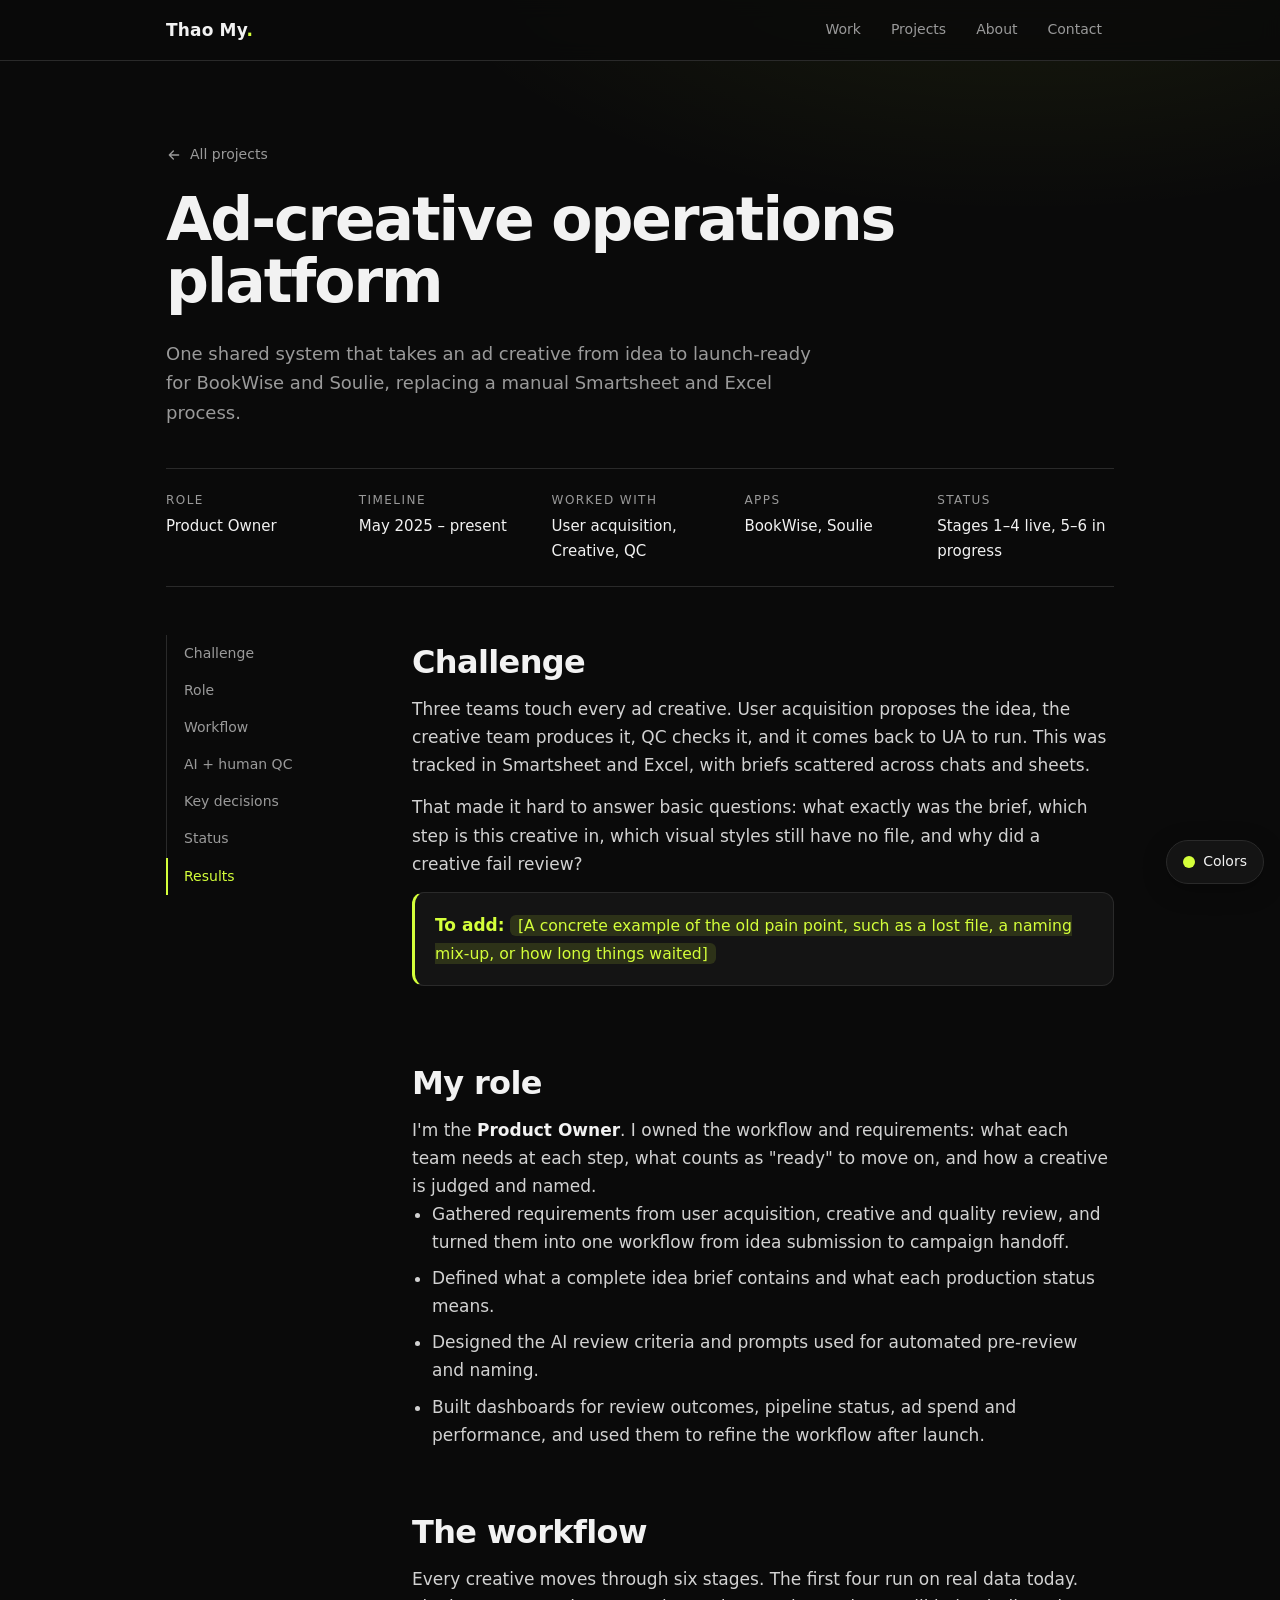
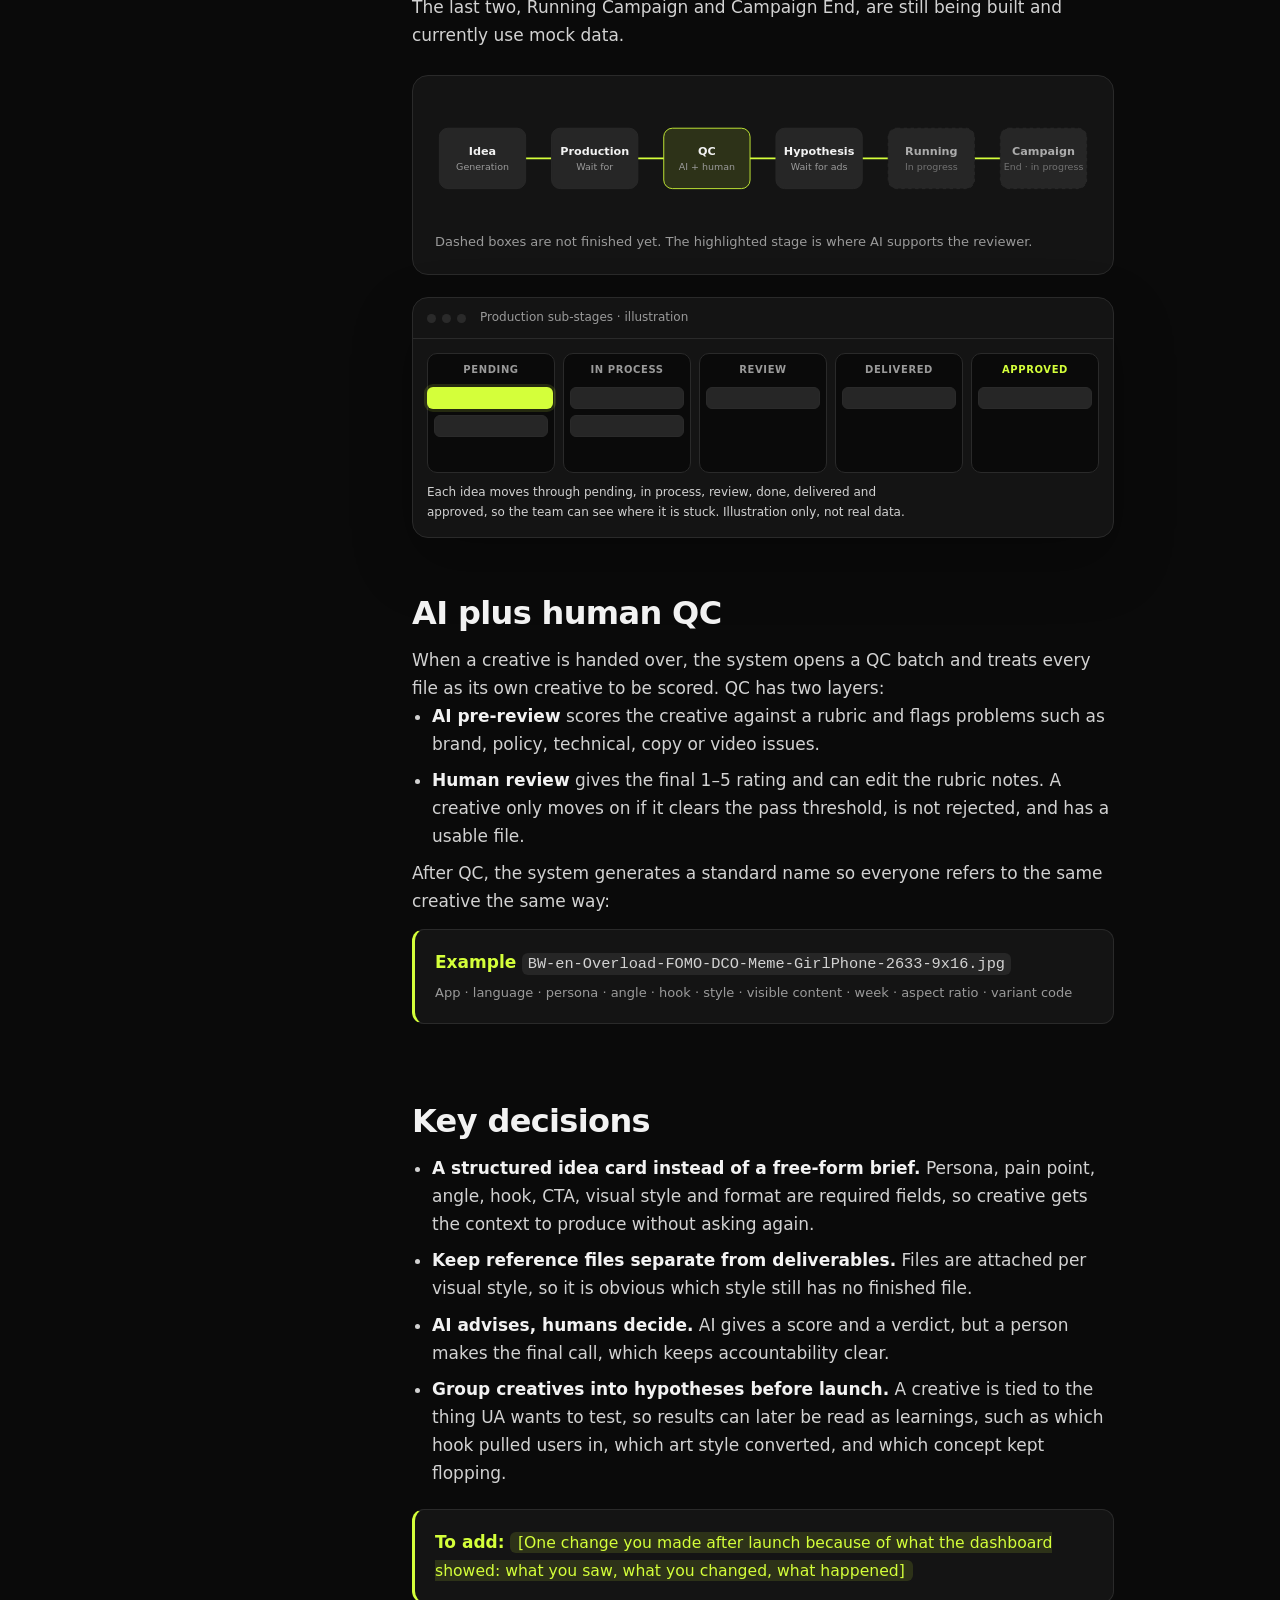
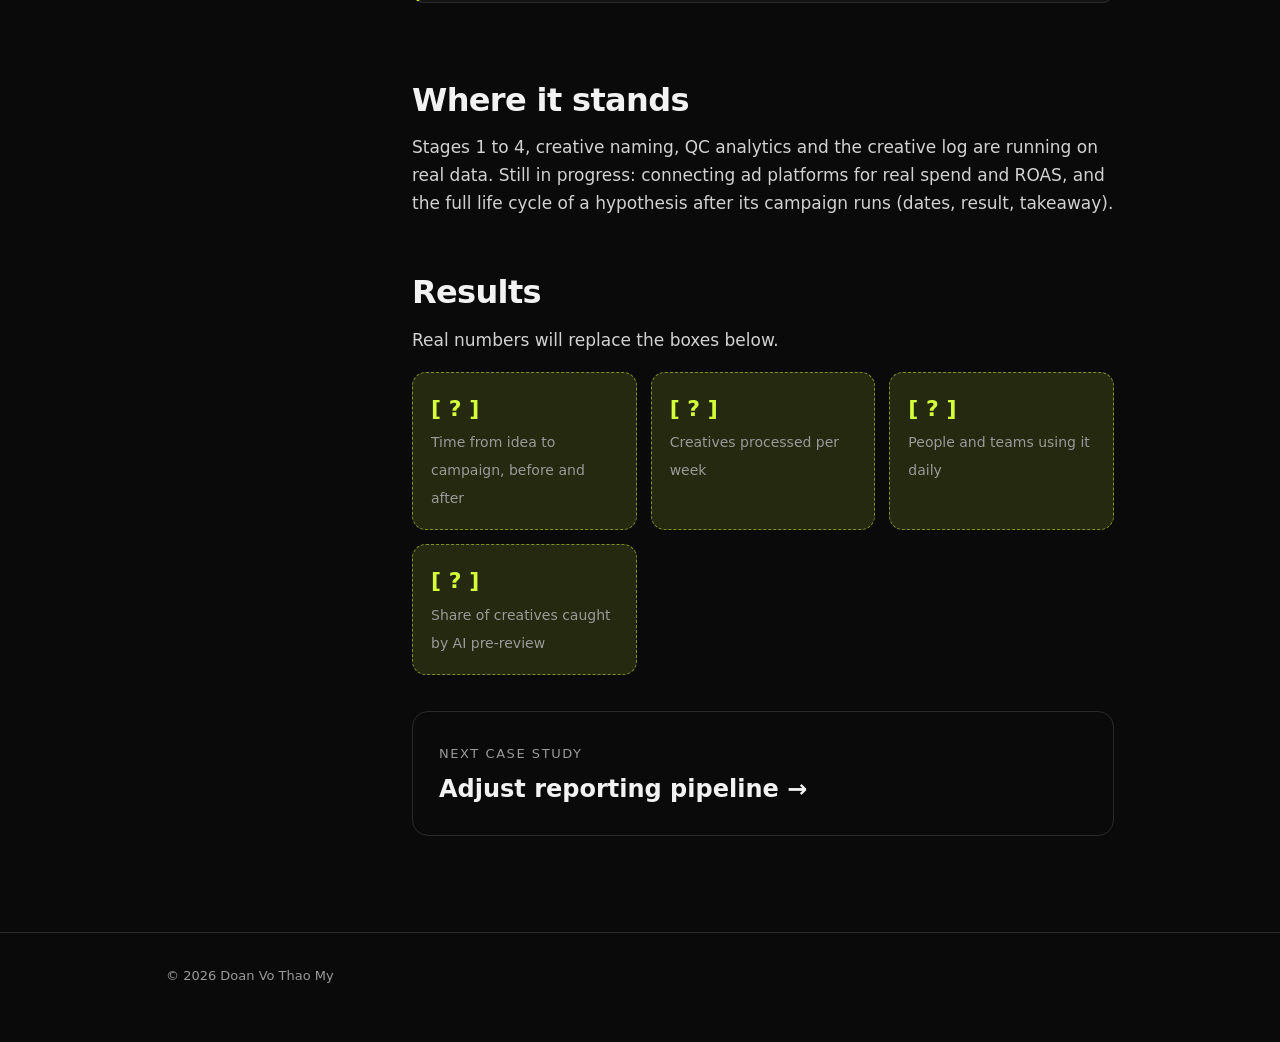
<file: _backup-v1/ad-creative.html>
<!doctype html>
<html lang="en">
<head>
<meta charset="utf-8">
<meta name="viewport" content="width=device-width, initial-scale=1">
<title>Ad-creative operations platform — Thao My</title>
<meta name="description" content="Case study: an operations platform that takes ad creatives from idea to launch-ready for BookWise and Soulie, with AI pre-review and structured QC.">
<script>document.documentElement.classList.add('js')</script>
<link rel="stylesheet" href="styles.css">
</head>
<body>
<div class="progress" aria-hidden="true"></div>

<header class="site">
  <div class="wrap">
    <a class="logo" href="index.html">Thao My<span>.</span></a>
    <nav class="main" aria-label="Main navigation">
      <a href="index.html#work">Work</a>
      <a href="index.html#projects">Projects</a>
      <a href="index.html#about">About</a>
      <a href="index.html#contact">Contact</a>
    </nav>
  </div>
</header>

<main>
  <div class="wrap">

    <div class="case-hero">
      <a class="back" href="index.html#work">
        <svg width="16" height="16" viewBox="0 0 24 24" fill="none" stroke="currentColor" stroke-width="2" stroke-linecap="round" stroke-linejoin="round" aria-hidden="true"><path d="M19 12H5M11 6l-6 6 6 6"/></svg>
        All projects</a>
      <h1 class="hero-in">Ad-creative operations platform</h1>
      <p class="lead hero-in" style="--d:140ms">One shared system that takes an ad creative from idea to launch-ready for BookWise and Soulie, replacing a manual Smartsheet and Excel process.</p>
      <dl class="case-meta hero-in" style="--d:260ms">
        <div><dt>Role</dt><dd>Product Owner</dd></div>
        <div><dt>Timeline</dt><dd>May 2025 – present</dd></div>
        <div><dt>Worked with</dt><dd>User acquisition, Creative, QC</dd></div>
        <div><dt>Apps</dt><dd>BookWise, Soulie</dd></div>
        <div><dt>Status</dt><dd>Stages 1–4 live, 5–6 in progress</dd></div>
      </dl>
    </div>

    <div class="layout">
      <aside class="toc" aria-label="Table of contents"><ol data-spy>
        <li><a href="#challenge">Challenge</a></li>
        <li><a href="#role">Role</a></li>
        <li><a href="#process">Workflow</a></li>
        <li><a href="#qc">AI + human QC</a></li>
        <li><a href="#decisions">Key decisions</a></li>
        <li><a href="#status">Status</a></li>
        <li><a href="#results">Results</a></li>
      </ol></aside>

      <div class="prose">

        <section id="challenge" class="reveal">
          <h2>Challenge</h2>
          <p>Three teams touch every ad creative. User acquisition proposes the idea, the creative team produces it, QC checks it, and it comes back to UA to run. This was tracked in Smartsheet and Excel, with briefs scattered across chats and sheets.</p>
          <p>That made it hard to answer basic questions: what exactly was the brief, which step is this creative in, which visual styles still have no file, and why did a creative fail review?</p>
          <p class="callout"><b>To add:</b> <span class="todo">[A concrete example of the old pain point, such as a lost file, a naming mix-up, or how long things waited]</span></p>
        </section>

        <section id="role" class="reveal">
          <h2>My role</h2>
          <p>I'm the <strong>Product Owner</strong>. I owned the workflow and requirements: what each team needs at each step, what counts as "ready" to move on, and how a creative is judged and named.</p>
          <ul>
            <li>Gathered requirements from user acquisition, creative and quality review, and turned them into one workflow from idea submission to campaign handoff.</li>
            <li>Defined what a complete idea brief contains and what each production status means.</li>
            <li>Designed the AI review criteria and prompts used for automated pre-review and naming.</li>
            <li>Built dashboards for review outcomes, pipeline status, ad spend and performance, and used them to refine the workflow after launch.</li>
          </ul>
        </section>

        <section id="process" class="reveal">
          <h2>The workflow</h2>
          <p>Every creative moves through six stages. The first four run on real data today. The last two, Running Campaign and Campaign End, are still being built and currently use mock data.</p>
          <figure class="diagram">
            <svg viewBox="0 0 760 140" role="img" aria-label="Six-stage pipeline: Idea Generation, Wait for Production, Wait for Approval, Wait for Running Ads, Running Campaign, Campaign End. The last two are in progress.">
              <path class="flow-line" d="M105 70H135M235 70H265M365 70H395M495 70H525M625 70H655"/>
              <g class="node"><rect x="5" y="35" width="100" height="70" rx="10"/><text x="55" y="66" text-anchor="middle">Idea</text><text class="sub" x="55" y="84" text-anchor="middle">Generation</text></g>
              <g class="node"><rect x="135" y="35" width="100" height="70" rx="10"/><text x="185" y="66" text-anchor="middle">Production</text><text class="sub" x="185" y="84" text-anchor="middle">Wait for</text></g>
              <g class="node key"><rect x="265" y="35" width="100" height="70" rx="10"/><text x="315" y="66" text-anchor="middle">QC</text><text class="sub" x="315" y="84" text-anchor="middle">AI + human</text></g>
              <g class="node"><rect x="395" y="35" width="100" height="70" rx="10"/><text x="445" y="66" text-anchor="middle">Hypothesis</text><text class="sub" x="445" y="84" text-anchor="middle">Wait for ads</text></g>
              <g class="node todo"><rect x="525" y="35" width="100" height="70" rx="10"/><text x="575" y="66" text-anchor="middle">Running</text><text class="sub" x="575" y="84" text-anchor="middle">In progress</text></g>
              <g class="node todo"><rect x="655" y="35" width="100" height="70" rx="10"/><text x="705" y="66" text-anchor="middle">Campaign</text><text class="sub" x="705" y="84" text-anchor="middle">End · in progress</text></g>
            </svg>
            <figcaption>Dashed boxes are not finished yet. The highlighted stage is where AI supports the reviewer.</figcaption>
          </figure>

          <figure class="mock" style="margin-top:22px">
            <div class="mock-bar"><i></i><i></i><i></i><span>Production sub-stages · illustration</span></div>
            <div class="mock-body">
              <div class="board sm">
                <div class="col"><h4>Pending</h4><i></i><i></i></div>
                <div class="col"><h4>In process</h4><i></i><i></i></div>
                <div class="col"><h4>Review</h4><i></i></div>
                <div class="col"><h4>Delivered</h4><i></i></div>
                <div class="col ai"><h4>Approved</h4><i></i></div>
                <div class="mover" aria-hidden="true"></div>
              </div>
              <p class="caption">Each idea moves through pending, in process, review, done, delivered and approved, so the team can see where it is stuck. Illustration only, not real data.</p>
            </div>
          </figure>
        </section>

        <section id="qc" class="reveal">
          <h2>AI plus human QC</h2>
          <p>When a creative is handed over, the system opens a QC batch and treats every file as its own creative to be scored. QC has two layers:</p>
          <ul>
            <li><strong>AI pre-review</strong> scores the creative against a rubric and flags problems such as brand, policy, technical, copy or video issues.</li>
            <li><strong>Human review</strong> gives the final 1–5 rating and can edit the rubric notes. A creative only moves on if it clears the pass threshold, is not rejected, and has a usable file.</li>
          </ul>
          <p>After QC, the system generates a standard name so everyone refers to the same creative the same way:</p>
          <p class="callout"><b>Example</b> <code>BW-en-Overload-FOMO-DCO-Meme-GirlPhone-2633-9x16.jpg</code><br>
          <span class="meta">App · language · persona · angle · hook · style · visible content · week · aspect ratio · variant code</span></p>
        </section>

        <section id="decisions" class="reveal">
          <h2>Key decisions</h2>
          <ul>
            <li><strong>A structured idea card instead of a free-form brief.</strong> Persona, pain point, angle, hook, CTA, visual style and format are required fields, so creative gets the context to produce without asking again.</li>
            <li><strong>Keep reference files separate from deliverables.</strong> Files are attached per visual style, so it is obvious which style still has no finished file.</li>
            <li><strong>AI advises, humans decide.</strong> AI gives a score and a verdict, but a person makes the final call, which keeps accountability clear.</li>
            <li><strong>Group creatives into hypotheses before launch.</strong> A creative is tied to the thing UA wants to test, so results can later be read as learnings, such as which hook pulled users in, which art style converted, and which concept kept flopping.</li>
          </ul>
          <p class="callout"><b>To add:</b> <span class="todo">[One change you made after launch because of what the dashboard showed: what you saw, what you changed, what happened]</span></p>
        </section>

        <section id="status" class="reveal">
          <h2>Where it stands</h2>
          <p>Stages 1 to 4, creative naming, QC analytics and the creative log are running on real data. Still in progress: connecting ad platforms for real spend and ROAS, and the full life cycle of a hypothesis after its campaign runs (dates, result, takeaway).</p>
        </section>

        <section id="results" class="reveal">
          <h2>Results</h2>
          <p>Real numbers will replace the boxes below.</p>
          <div class="metrics">
            <div class="metric"><b>[ ? ]</b><span>Time from idea to campaign, before and after</span></div>
            <div class="metric"><b>[ ? ]</b><span>Creatives processed per week</span></div>
            <div class="metric"><b>[ ? ]</b><span>People and teams using it daily</span></div>
            <div class="metric"><b>[ ? ]</b><span>Share of creatives caught by AI pre-review</span></div>
          </div>
          <a class="next" href="adjust-pipeline.html" style="margin-top:36px"><small>Next case study</small><b>Adjust reporting pipeline →</b></a>
        </section>

      </div>
    </div>
  </div>
</main>

<footer class="site"><div class="wrap">© 2026 Doan Vo Thao My</div></footer>
<script src="main.js"></script>
</body>
</html>
</file>
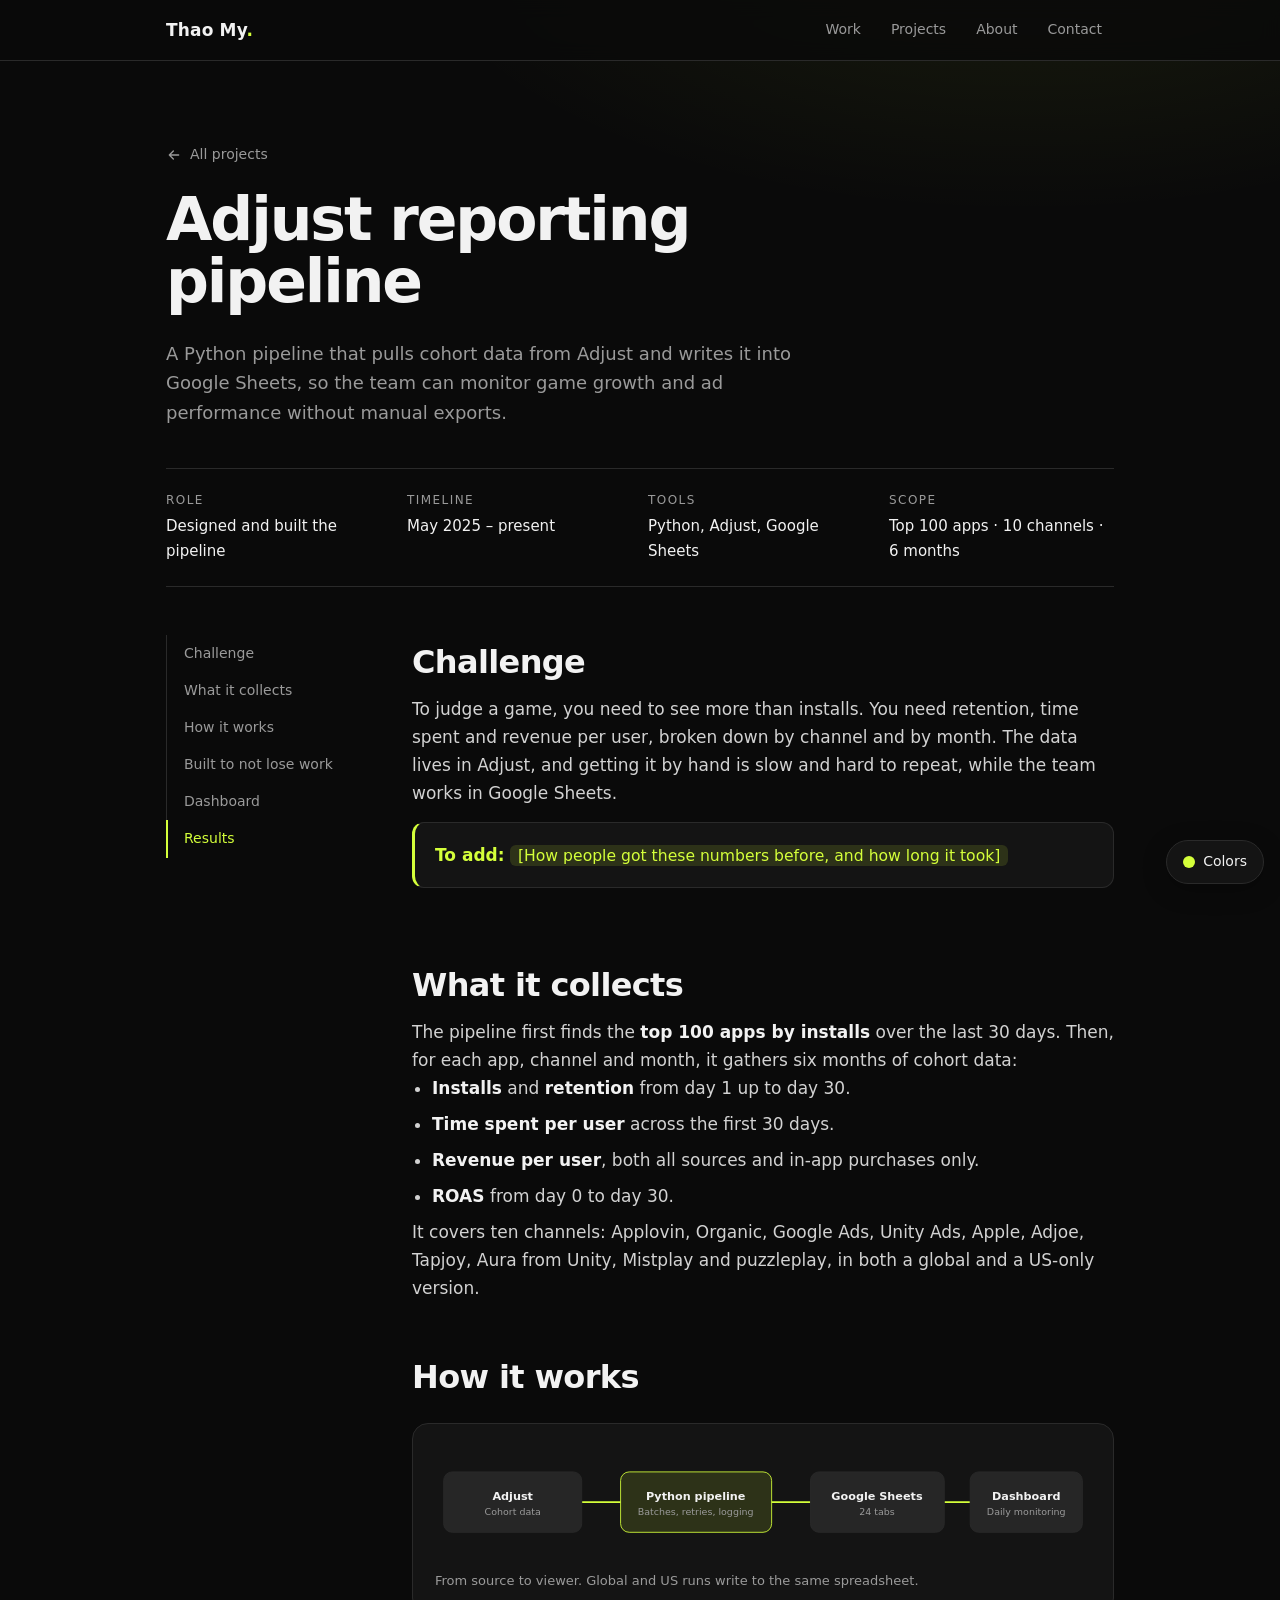
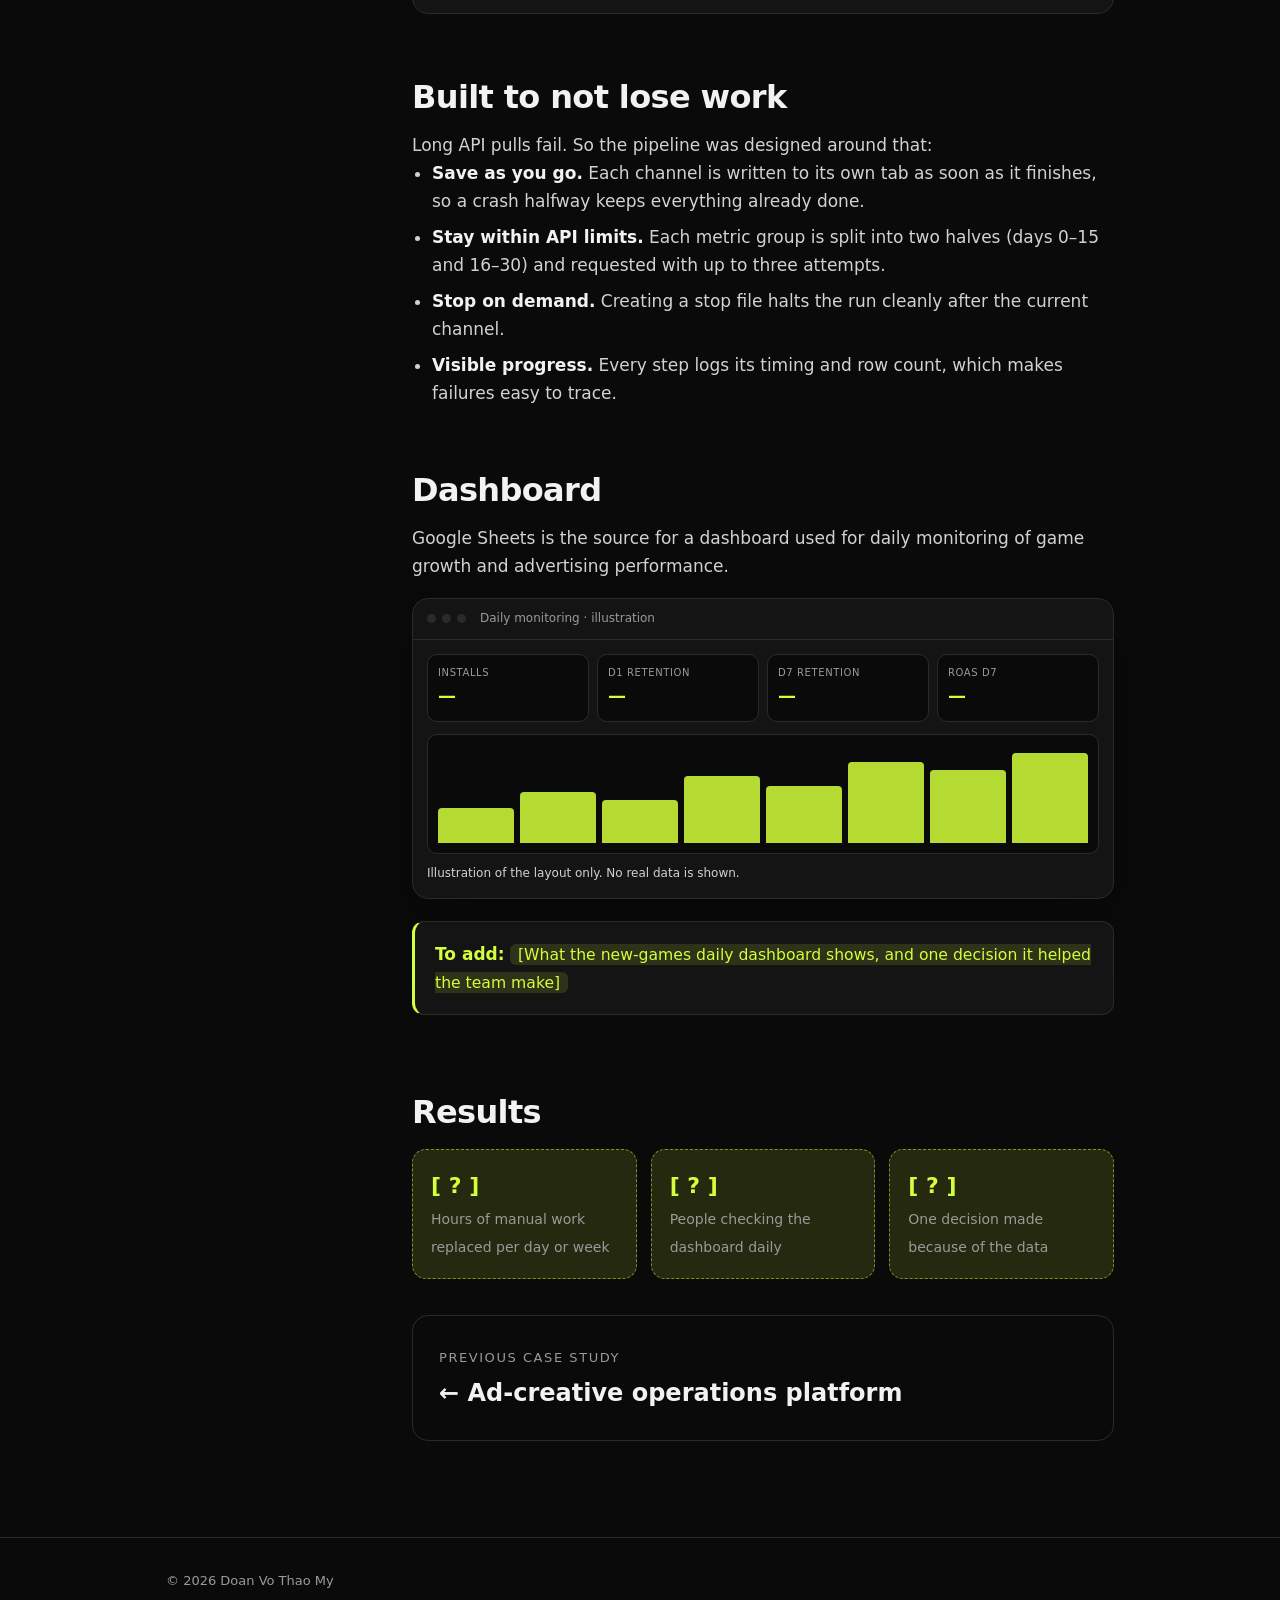
<file: _backup-v1/adjust-pipeline.html>
<!doctype html>
<html lang="en">
<head>
<meta charset="utf-8">
<meta name="viewport" content="width=device-width, initial-scale=1">
<title>Adjust reporting pipeline — Thao My</title>
<meta name="description" content="Case study: a Python pipeline that pulls six months of cohort data across ten channels from Adjust into Google Sheets for daily game monitoring.">
<script>document.documentElement.classList.add('js')</script>
<link rel="stylesheet" href="styles.css">
</head>
<body>
<div class="progress" aria-hidden="true"></div>

<header class="site">
  <div class="wrap">
    <a class="logo" href="index.html">Thao My<span>.</span></a>
    <nav class="main" aria-label="Main navigation">
      <a href="index.html#work">Work</a>
      <a href="index.html#projects">Projects</a>
      <a href="index.html#about">About</a>
      <a href="index.html#contact">Contact</a>
    </nav>
  </div>
</header>

<main>
  <div class="wrap">

    <div class="case-hero">
      <a class="back" href="index.html#work">
        <svg width="16" height="16" viewBox="0 0 24 24" fill="none" stroke="currentColor" stroke-width="2" stroke-linecap="round" stroke-linejoin="round" aria-hidden="true"><path d="M19 12H5M11 6l-6 6 6 6"/></svg>
        All projects</a>
      <h1 class="hero-in">Adjust reporting pipeline</h1>
      <p class="lead hero-in" style="--d:140ms">A Python pipeline that pulls cohort data from Adjust and writes it into Google Sheets, so the team can monitor game growth and ad performance without manual exports.</p>
      <dl class="case-meta hero-in" style="--d:260ms">
        <div><dt>Role</dt><dd>Designed and built the pipeline</dd></div>
        <div><dt>Timeline</dt><dd>May 2025 – present</dd></div>
        <div><dt>Tools</dt><dd>Python, Adjust, Google Sheets</dd></div>
        <div><dt>Scope</dt><dd>Top 100 apps · 10 channels · 6 months</dd></div>
      </dl>
    </div>

    <div class="layout">
      <aside class="toc" aria-label="Table of contents"><ol data-spy>
        <li><a href="#challenge">Challenge</a></li>
        <li><a href="#data">What it collects</a></li>
        <li><a href="#build">How it works</a></li>
        <li><a href="#reliable">Built to not lose work</a></li>
        <li><a href="#dash">Dashboard</a></li>
        <li><a href="#results">Results</a></li>
      </ol></aside>

      <div class="prose">

        <section id="challenge" class="reveal">
          <h2>Challenge</h2>
          <p>To judge a game, you need to see more than installs. You need retention, time spent and revenue per user, broken down by channel and by month. The data lives in Adjust, and getting it by hand is slow and hard to repeat, while the team works in Google Sheets.</p>
          <p class="callout"><b>To add:</b> <span class="todo">[How people got these numbers before, and how long it took]</span></p>
        </section>

        <section id="data" class="reveal">
          <h2>What it collects</h2>
          <p>The pipeline first finds the <strong>top 100 apps by installs</strong> over the last 30 days. Then, for each app, channel and month, it gathers six months of cohort data:</p>
          <ul>
            <li><strong>Installs</strong> and <strong>retention</strong> from day 1 up to day 30.</li>
            <li><strong>Time spent per user</strong> across the first 30 days.</li>
            <li><strong>Revenue per user</strong>, both all sources and in-app purchases only.</li>
            <li><strong>ROAS</strong> from day 0 to day 30.</li>
          </ul>
          <p>It covers ten channels: Applovin, Organic, Google Ads, Unity Ads, Apple, Adjoe, Tapjoy, Aura from Unity, Mistplay and puzzleplay, in both a global and a US-only version.</p>
        </section>

        <section id="build" class="reveal">
          <h2>How it works</h2>
          <figure class="diagram">
            <svg viewBox="0 0 760 130" role="img" aria-label="Data flow: Adjust, Python pipeline, Google Sheets with 24 tabs, Dashboard">
              <path class="flow-line" d="M170 65H215M390 65H435M590 65H620"/>
              <g class="node"><rect x="10" y="30" width="160" height="70" rx="10"/><text x="90" y="62" text-anchor="middle">Adjust</text><text class="sub" x="90" y="80" text-anchor="middle">Cohort data</text></g>
              <g class="node key"><rect x="215" y="30" width="175" height="70" rx="10"/><text x="302" y="62" text-anchor="middle">Python pipeline</text><text class="sub" x="302" y="80" text-anchor="middle">Batches, retries, logging</text></g>
              <g class="node"><rect x="435" y="30" width="155" height="70" rx="10"/><text x="512" y="62" text-anchor="middle">Google Sheets</text><text class="sub" x="512" y="80" text-anchor="middle">24 tabs</text></g>
              <g class="node"><rect x="620" y="30" width="130" height="70" rx="10"/><text x="685" y="62" text-anchor="middle">Dashboard</text><text class="sub" x="685" y="80" text-anchor="middle">Daily monitoring</text></g>
            </svg>
            <figcaption>From source to viewer. Global and US runs write to the same spreadsheet.</figcaption>
          </figure>
        </section>

        <section id="reliable" class="reveal">
          <h2>Built to not lose work</h2>
          <p>Long API pulls fail. So the pipeline was designed around that:</p>
          <ul>
            <li><strong>Save as you go.</strong> Each channel is written to its own tab as soon as it finishes, so a crash halfway keeps everything already done.</li>
            <li><strong>Stay within API limits.</strong> Each metric group is split into two halves (days 0–15 and 16–30) and requested with up to three attempts.</li>
            <li><strong>Stop on demand.</strong> Creating a stop file halts the run cleanly after the current channel.</li>
            <li><strong>Visible progress.</strong> Every step logs its timing and row count, which makes failures easy to trace.</li>
          </ul>
        </section>

        <section id="dash" class="reveal">
          <h2>Dashboard</h2>
          <p>Google Sheets is the source for a dashboard used for daily monitoring of game growth and advertising performance.</p>
          <figure class="mock" style="margin-top:18px">
            <div class="mock-bar"><i></i><i></i><i></i><span>Daily monitoring · illustration</span></div>
            <div class="mock-body">
              <div class="dash-kpis">
                <div class="kpi"><small>Installs</small><b>—</b></div>
                <div class="kpi"><small>D1 retention</small><b>—</b></div>
                <div class="kpi"><small>D7 retention</small><b>—</b></div>
                <div class="kpi"><small>ROAS D7</small><b>—</b></div>
              </div>
              <div class="bars reveal" aria-hidden="true">
                <span style="height:35%;--d:0ms"></span><span style="height:52%;--d:60ms"></span><span style="height:44%;--d:120ms"></span><span style="height:68%;--d:180ms"></span><span style="height:58%;--d:240ms"></span><span style="height:82%;--d:300ms"></span><span style="height:74%;--d:360ms"></span><span style="height:92%;--d:420ms"></span>
              </div>
              <p class="caption">Illustration of the layout only. No real data is shown.</p>
            </div>
          </figure>
          <p class="callout"><b>To add:</b> <span class="todo">[What the new-games daily dashboard shows, and one decision it helped the team make]</span></p>
        </section>

        <section id="results" class="reveal">
          <h2>Results</h2>
          <div class="metrics">
            <div class="metric"><b>[ ? ]</b><span>Hours of manual work replaced per day or week</span></div>
            <div class="metric"><b>[ ? ]</b><span>People checking the dashboard daily</span></div>
            <div class="metric"><b>[ ? ]</b><span>One decision made because of the data</span></div>
          </div>
          <a class="next" href="ad-creative.html" style="margin-top:36px"><small>Previous case study</small><b>← Ad-creative operations platform</b></a>
        </section>

      </div>
    </div>
  </div>
</main>

<footer class="site"><div class="wrap">© 2026 Doan Vo Thao My</div></footer>
<script src="main.js"></script>
</body>
</html>
</file>
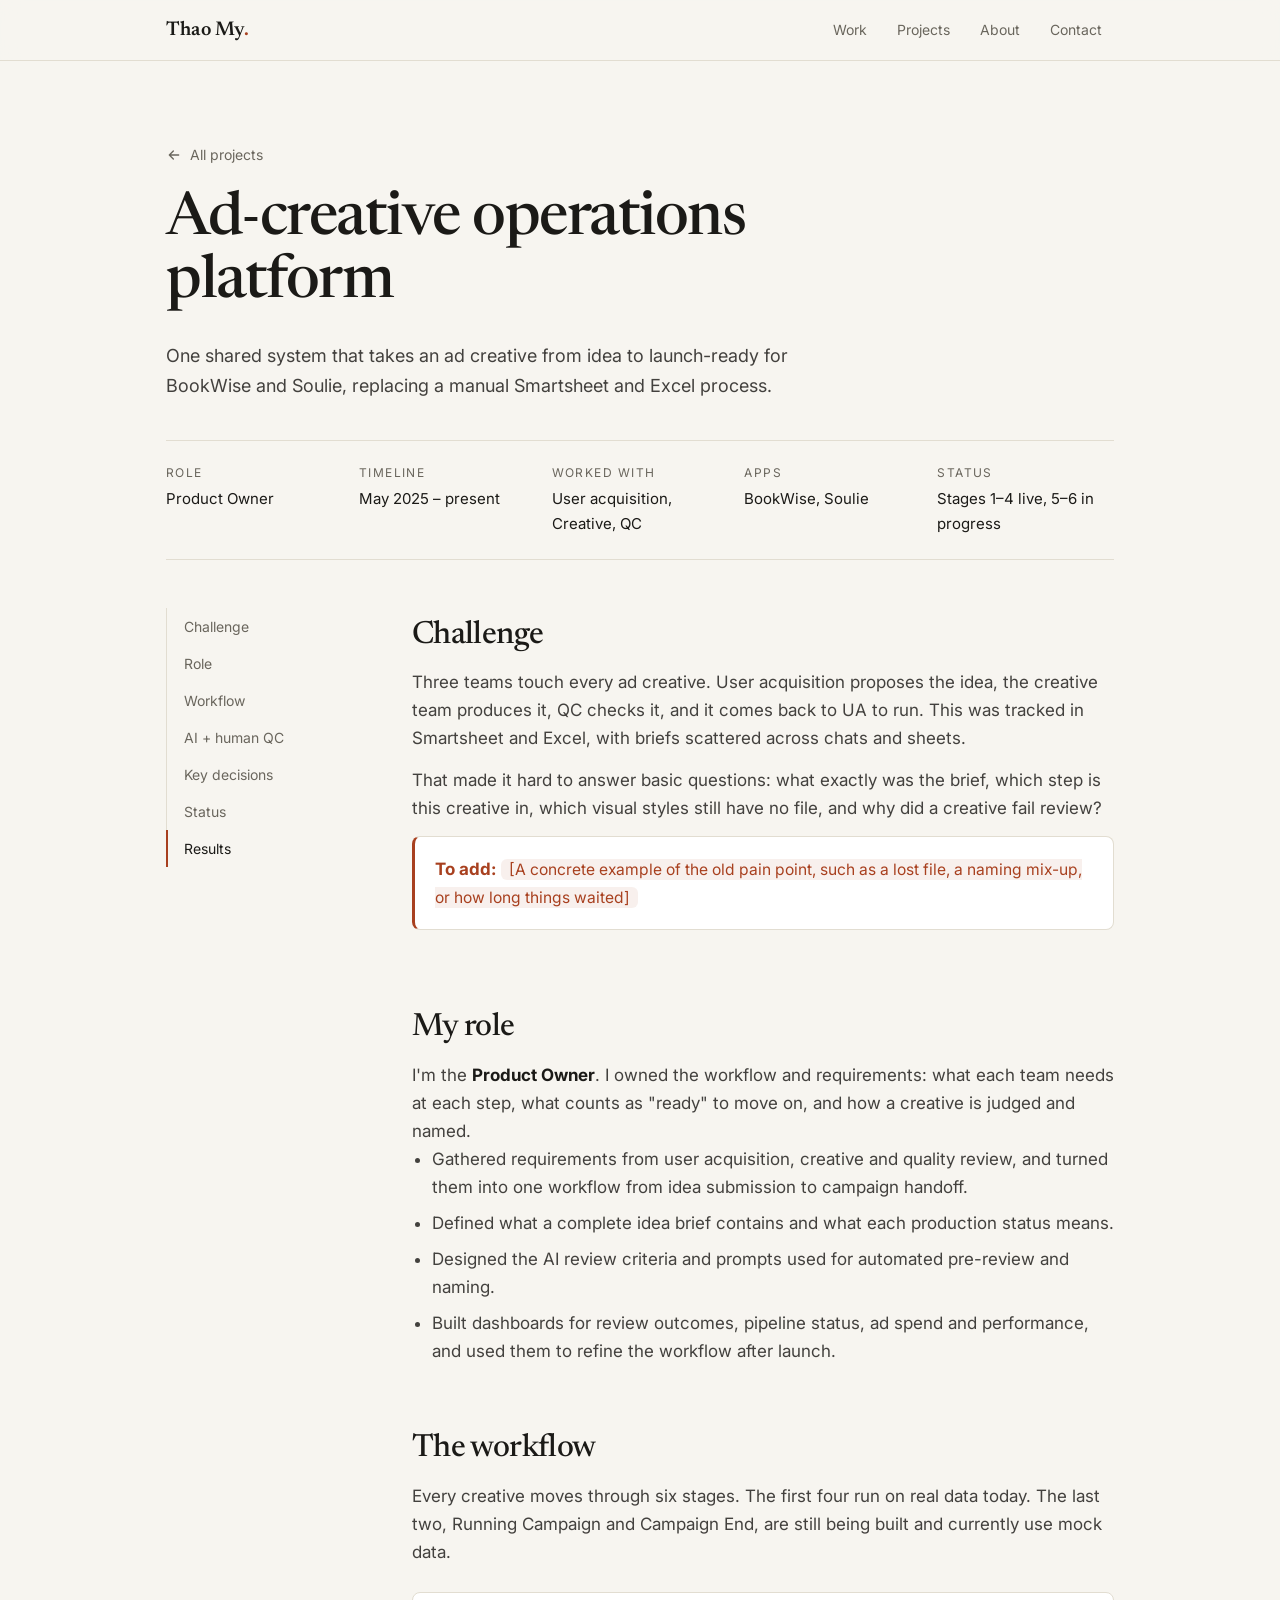
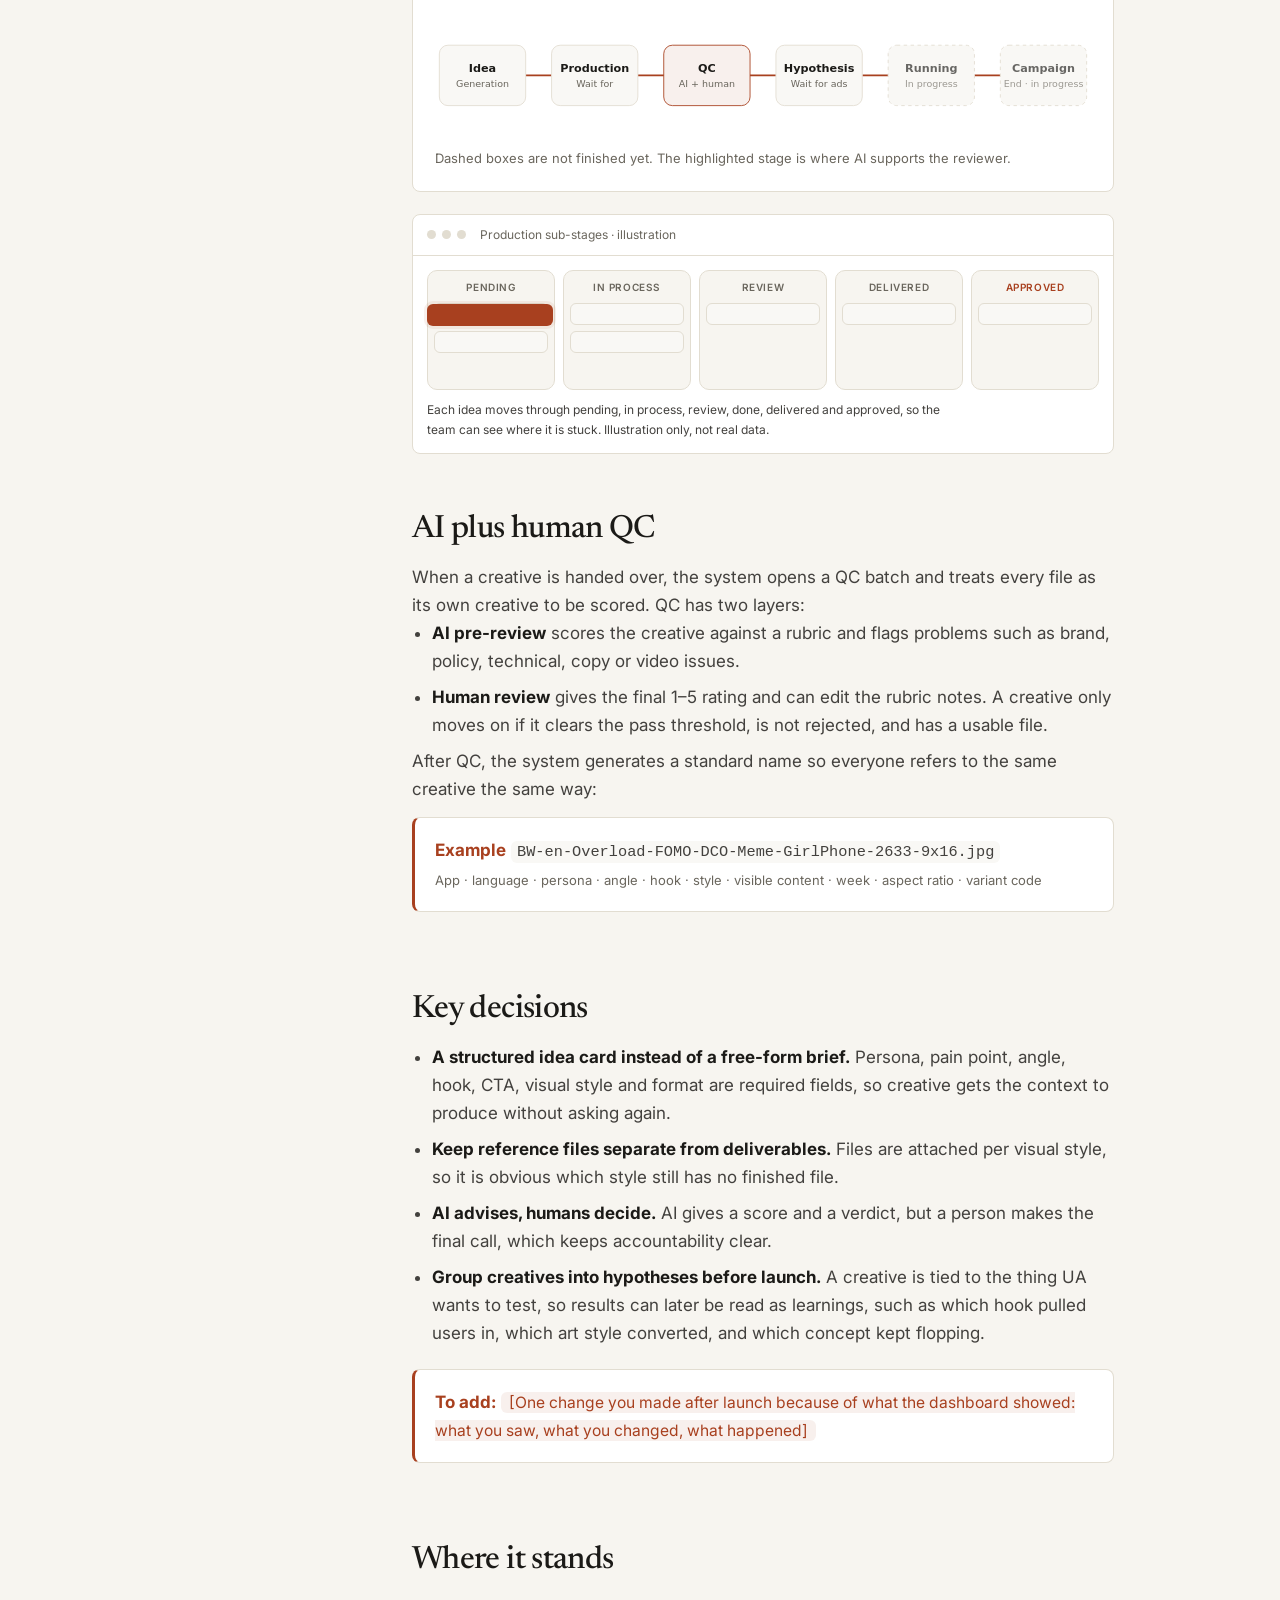
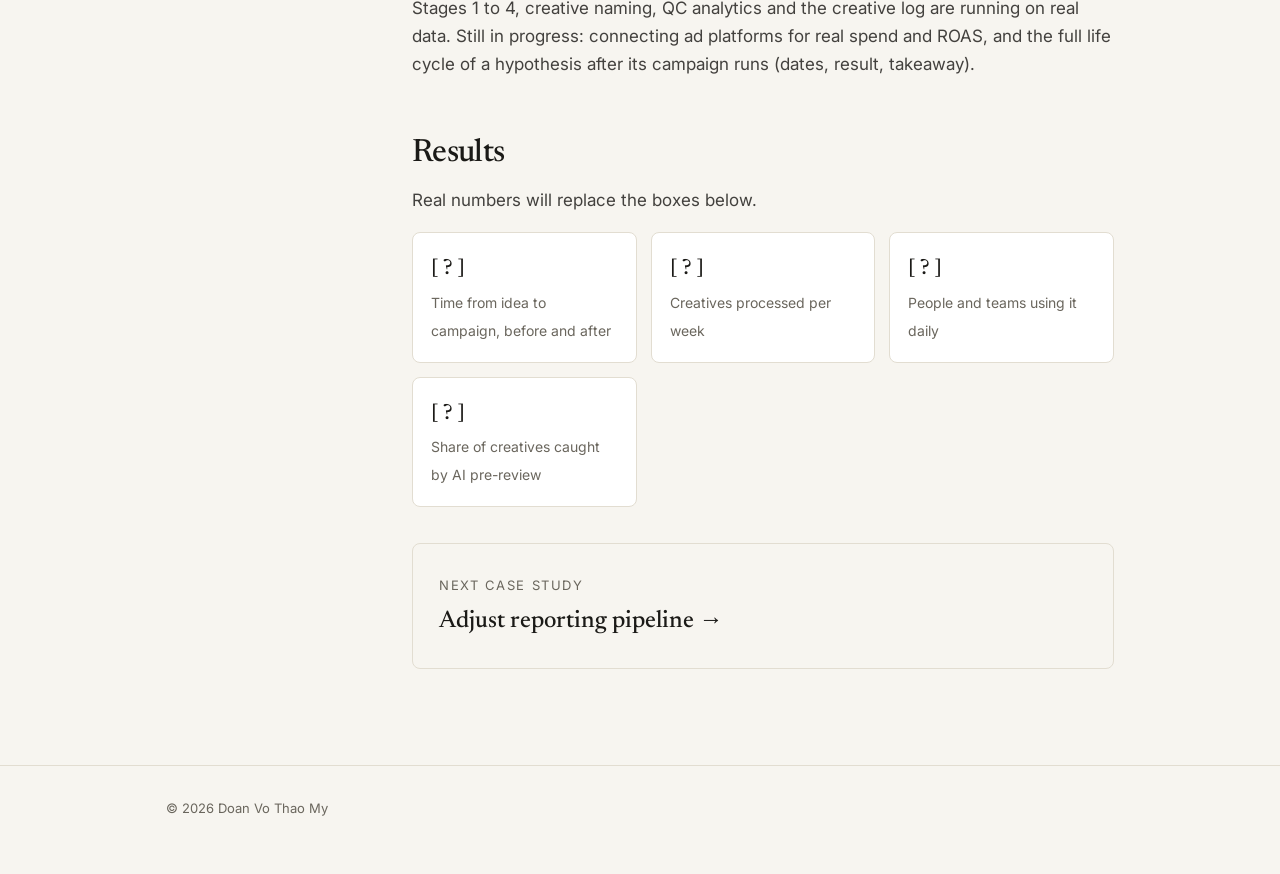
<file: _backup-v2/ad-creative.html>
<!doctype html>
<html lang="en">
<head>
<meta charset="utf-8">
<meta name="viewport" content="width=device-width, initial-scale=1">
<title>Ad-creative operations platform — Thao My</title>
<meta name="description" content="Case study: an operations platform that takes ad creatives from idea to launch-ready for BookWise and Soulie, with AI pre-review and structured QC.">
<script>document.documentElement.classList.add('js')</script>
<link rel="preconnect" href="https://fonts.googleapis.com"><link rel="preconnect" href="https://fonts.gstatic.com" crossorigin>
<link href="https://fonts.googleapis.com/css2?family=Inter:wght@400;500;600&family=Newsreader:ital,opsz,wght@0,6..72,400;0,6..72,500;0,6..72,600;1,6..72,400&display=swap" rel="stylesheet">
<meta name="theme-color" content="#F7F5F0">
<link rel="stylesheet" href="styles.css">
</head>
<body>
<div class="progress" aria-hidden="true"></div>

<header class="site">
  <div class="wrap">
    <a class="logo" href="index.html">Thao My<span>.</span></a>
    <nav class="main" aria-label="Main navigation">
      <a href="index.html#work">Work</a>
      <a href="index.html#projects">Projects</a>
      <a href="index.html#about">About</a>
      <a href="index.html#contact">Contact</a>
    </nav>
  </div>
</header>

<main>
  <div class="wrap">

    <div class="case-hero">
      <a class="back" href="index.html#work">
        <svg width="16" height="16" viewBox="0 0 24 24" fill="none" stroke="currentColor" stroke-width="2" stroke-linecap="round" stroke-linejoin="round" aria-hidden="true"><path d="M19 12H5M11 6l-6 6 6 6"/></svg>
        All projects</a>
      <h1 class="hero-in">Ad-creative operations platform</h1>
      <p class="lead hero-in" style="--d:140ms">One shared system that takes an ad creative from idea to launch-ready for BookWise and Soulie, replacing a manual Smartsheet and Excel process.</p>
      <dl class="case-meta hero-in" style="--d:260ms">
        <div><dt>Role</dt><dd>Product Owner</dd></div>
        <div><dt>Timeline</dt><dd>May 2025 – present</dd></div>
        <div><dt>Worked with</dt><dd>User acquisition, Creative, QC</dd></div>
        <div><dt>Apps</dt><dd>BookWise, Soulie</dd></div>
        <div><dt>Status</dt><dd>Stages 1–4 live, 5–6 in progress</dd></div>
      </dl>
    </div>

    <div class="layout">
      <aside class="toc" aria-label="Table of contents"><ol data-spy>
        <li><a href="#challenge">Challenge</a></li>
        <li><a href="#role">Role</a></li>
        <li><a href="#process">Workflow</a></li>
        <li><a href="#qc">AI + human QC</a></li>
        <li><a href="#decisions">Key decisions</a></li>
        <li><a href="#status">Status</a></li>
        <li><a href="#results">Results</a></li>
      </ol></aside>

      <div class="prose">

        <section id="challenge" class="reveal">
          <h2>Challenge</h2>
          <p>Three teams touch every ad creative. User acquisition proposes the idea, the creative team produces it, QC checks it, and it comes back to UA to run. This was tracked in Smartsheet and Excel, with briefs scattered across chats and sheets.</p>
          <p>That made it hard to answer basic questions: what exactly was the brief, which step is this creative in, which visual styles still have no file, and why did a creative fail review?</p>
          <p class="callout"><b>To add:</b> <span class="todo">[A concrete example of the old pain point, such as a lost file, a naming mix-up, or how long things waited]</span></p>
        </section>

        <section id="role" class="reveal">
          <h2>My role</h2>
          <p>I'm the <strong>Product Owner</strong>. I owned the workflow and requirements: what each team needs at each step, what counts as "ready" to move on, and how a creative is judged and named.</p>
          <ul>
            <li>Gathered requirements from user acquisition, creative and quality review, and turned them into one workflow from idea submission to campaign handoff.</li>
            <li>Defined what a complete idea brief contains and what each production status means.</li>
            <li>Designed the AI review criteria and prompts used for automated pre-review and naming.</li>
            <li>Built dashboards for review outcomes, pipeline status, ad spend and performance, and used them to refine the workflow after launch.</li>
          </ul>
        </section>

        <section id="process" class="reveal">
          <h2>The workflow</h2>
          <p>Every creative moves through six stages. The first four run on real data today. The last two, Running Campaign and Campaign End, are still being built and currently use mock data.</p>
          <figure class="diagram">
            <svg viewBox="0 0 760 140" role="img" aria-label="Six-stage pipeline: Idea Generation, Wait for Production, Wait for Approval, Wait for Running Ads, Running Campaign, Campaign End. The last two are in progress.">
              <path class="flow-line" d="M105 70H135M235 70H265M365 70H395M495 70H525M625 70H655"/>
              <g class="node"><rect x="5" y="35" width="100" height="70" rx="10"/><text x="55" y="66" text-anchor="middle">Idea</text><text class="sub" x="55" y="84" text-anchor="middle">Generation</text></g>
              <g class="node"><rect x="135" y="35" width="100" height="70" rx="10"/><text x="185" y="66" text-anchor="middle">Production</text><text class="sub" x="185" y="84" text-anchor="middle">Wait for</text></g>
              <g class="node key"><rect x="265" y="35" width="100" height="70" rx="10"/><text x="315" y="66" text-anchor="middle">QC</text><text class="sub" x="315" y="84" text-anchor="middle">AI + human</text></g>
              <g class="node"><rect x="395" y="35" width="100" height="70" rx="10"/><text x="445" y="66" text-anchor="middle">Hypothesis</text><text class="sub" x="445" y="84" text-anchor="middle">Wait for ads</text></g>
              <g class="node todo"><rect x="525" y="35" width="100" height="70" rx="10"/><text x="575" y="66" text-anchor="middle">Running</text><text class="sub" x="575" y="84" text-anchor="middle">In progress</text></g>
              <g class="node todo"><rect x="655" y="35" width="100" height="70" rx="10"/><text x="705" y="66" text-anchor="middle">Campaign</text><text class="sub" x="705" y="84" text-anchor="middle">End · in progress</text></g>
            </svg>
            <figcaption>Dashed boxes are not finished yet. The highlighted stage is where AI supports the reviewer.</figcaption>
          </figure>

          <figure class="mock" style="margin-top:22px">
            <div class="mock-bar"><i></i><i></i><i></i><span>Production sub-stages · illustration</span></div>
            <div class="mock-body">
              <div class="board sm">
                <div class="col"><h4>Pending</h4><i></i><i></i></div>
                <div class="col"><h4>In process</h4><i></i><i></i></div>
                <div class="col"><h4>Review</h4><i></i></div>
                <div class="col"><h4>Delivered</h4><i></i></div>
                <div class="col ai"><h4>Approved</h4><i></i></div>
                <div class="mover" aria-hidden="true"></div>
              </div>
              <p class="caption">Each idea moves through pending, in process, review, done, delivered and approved, so the team can see where it is stuck. Illustration only, not real data.</p>
            </div>
          </figure>
        </section>

        <section id="qc" class="reveal">
          <h2>AI plus human QC</h2>
          <p>When a creative is handed over, the system opens a QC batch and treats every file as its own creative to be scored. QC has two layers:</p>
          <ul>
            <li><strong>AI pre-review</strong> scores the creative against a rubric and flags problems such as brand, policy, technical, copy or video issues.</li>
            <li><strong>Human review</strong> gives the final 1–5 rating and can edit the rubric notes. A creative only moves on if it clears the pass threshold, is not rejected, and has a usable file.</li>
          </ul>
          <p>After QC, the system generates a standard name so everyone refers to the same creative the same way:</p>
          <p class="callout"><b>Example</b> <code>BW-en-Overload-FOMO-DCO-Meme-GirlPhone-2633-9x16.jpg</code><br>
          <span class="meta">App · language · persona · angle · hook · style · visible content · week · aspect ratio · variant code</span></p>
        </section>

        <section id="decisions" class="reveal">
          <h2>Key decisions</h2>
          <ul>
            <li><strong>A structured idea card instead of a free-form brief.</strong> Persona, pain point, angle, hook, CTA, visual style and format are required fields, so creative gets the context to produce without asking again.</li>
            <li><strong>Keep reference files separate from deliverables.</strong> Files are attached per visual style, so it is obvious which style still has no finished file.</li>
            <li><strong>AI advises, humans decide.</strong> AI gives a score and a verdict, but a person makes the final call, which keeps accountability clear.</li>
            <li><strong>Group creatives into hypotheses before launch.</strong> A creative is tied to the thing UA wants to test, so results can later be read as learnings, such as which hook pulled users in, which art style converted, and which concept kept flopping.</li>
          </ul>
          <p class="callout"><b>To add:</b> <span class="todo">[One change you made after launch because of what the dashboard showed: what you saw, what you changed, what happened]</span></p>
        </section>

        <section id="status" class="reveal">
          <h2>Where it stands</h2>
          <p>Stages 1 to 4, creative naming, QC analytics and the creative log are running on real data. Still in progress: connecting ad platforms for real spend and ROAS, and the full life cycle of a hypothesis after its campaign runs (dates, result, takeaway).</p>
        </section>

        <section id="results" class="reveal">
          <h2>Results</h2>
          <p>Real numbers will replace the boxes below.</p>
          <div class="metrics">
            <div class="metric"><b>[ ? ]</b><span>Time from idea to campaign, before and after</span></div>
            <div class="metric"><b>[ ? ]</b><span>Creatives processed per week</span></div>
            <div class="metric"><b>[ ? ]</b><span>People and teams using it daily</span></div>
            <div class="metric"><b>[ ? ]</b><span>Share of creatives caught by AI pre-review</span></div>
          </div>
          <a class="next" href="adjust-pipeline.html" style="margin-top:36px"><small>Next case study</small><b>Adjust reporting pipeline →</b></a>
        </section>

      </div>
    </div>
  </div>
</main>

<footer class="site"><div class="wrap">© 2026 Doan Vo Thao My</div></footer>
<script src="main.js"></script>
</body>
</html>
</file>
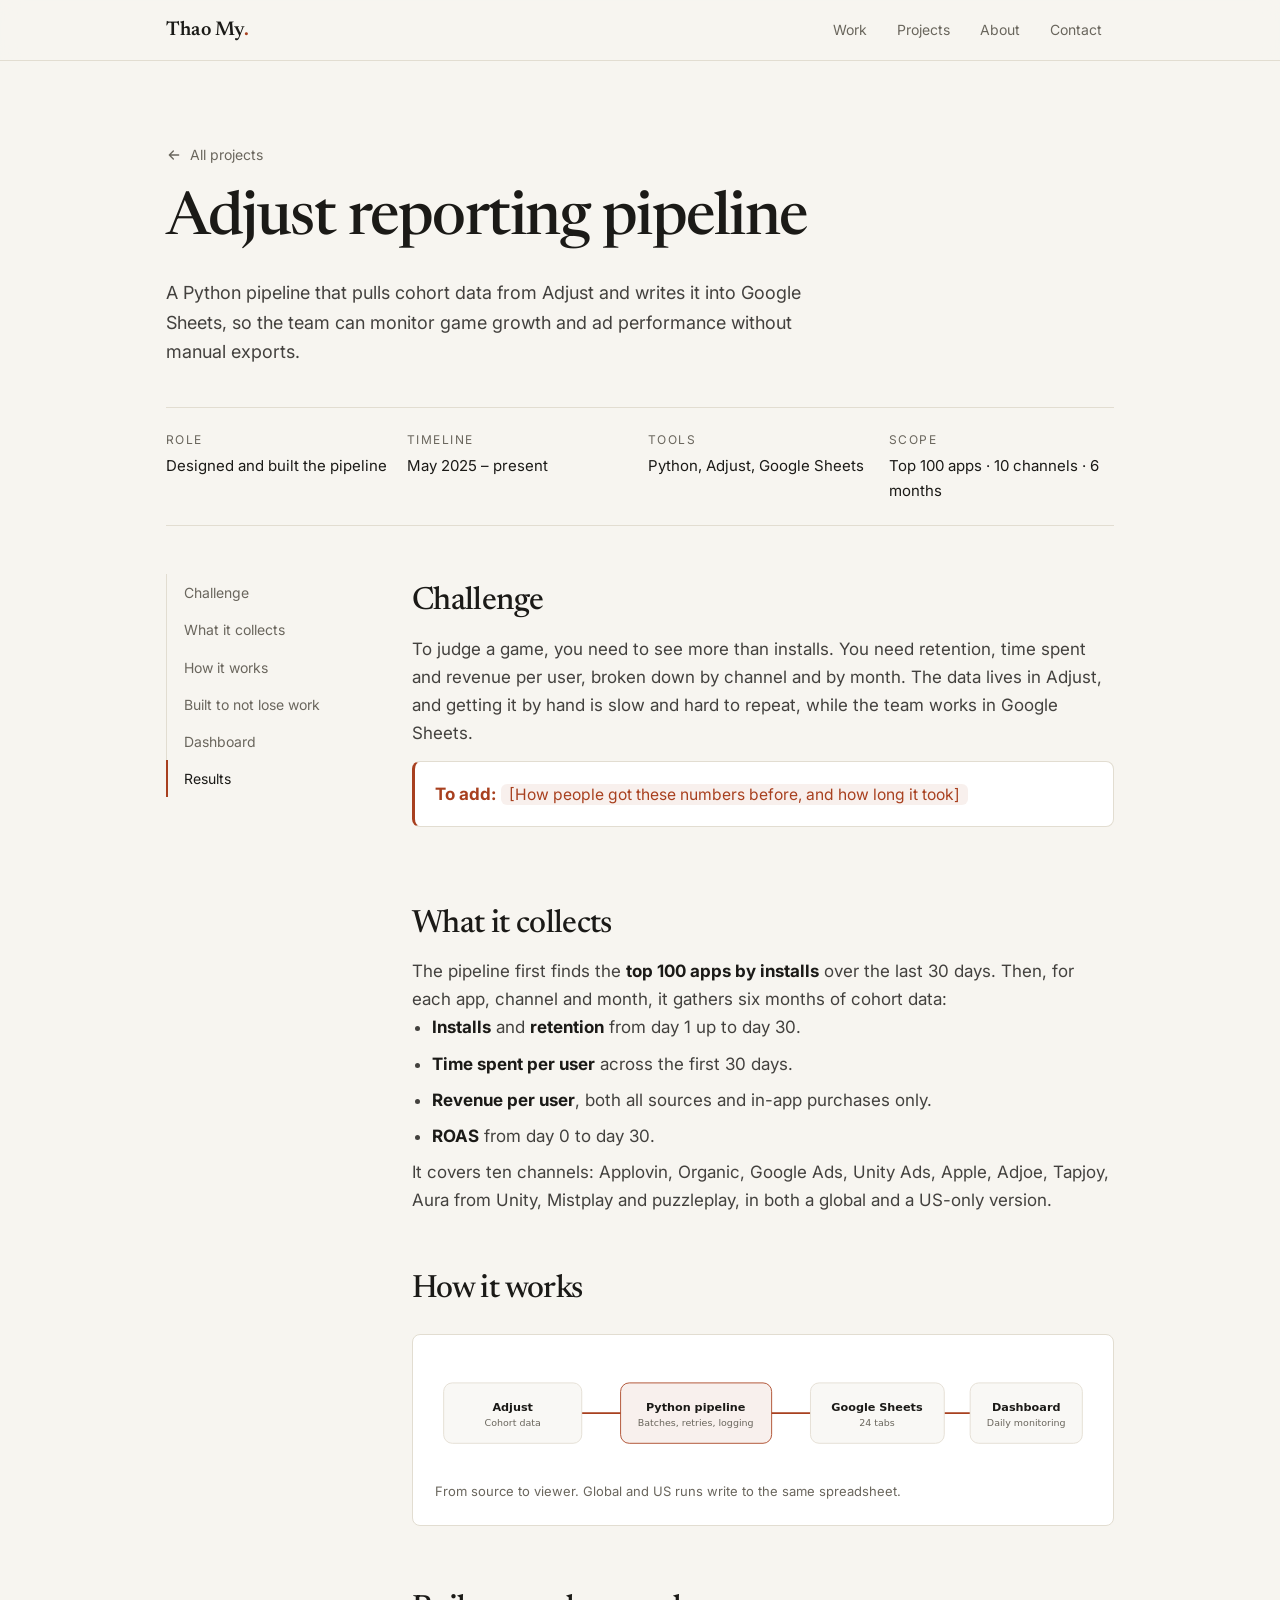
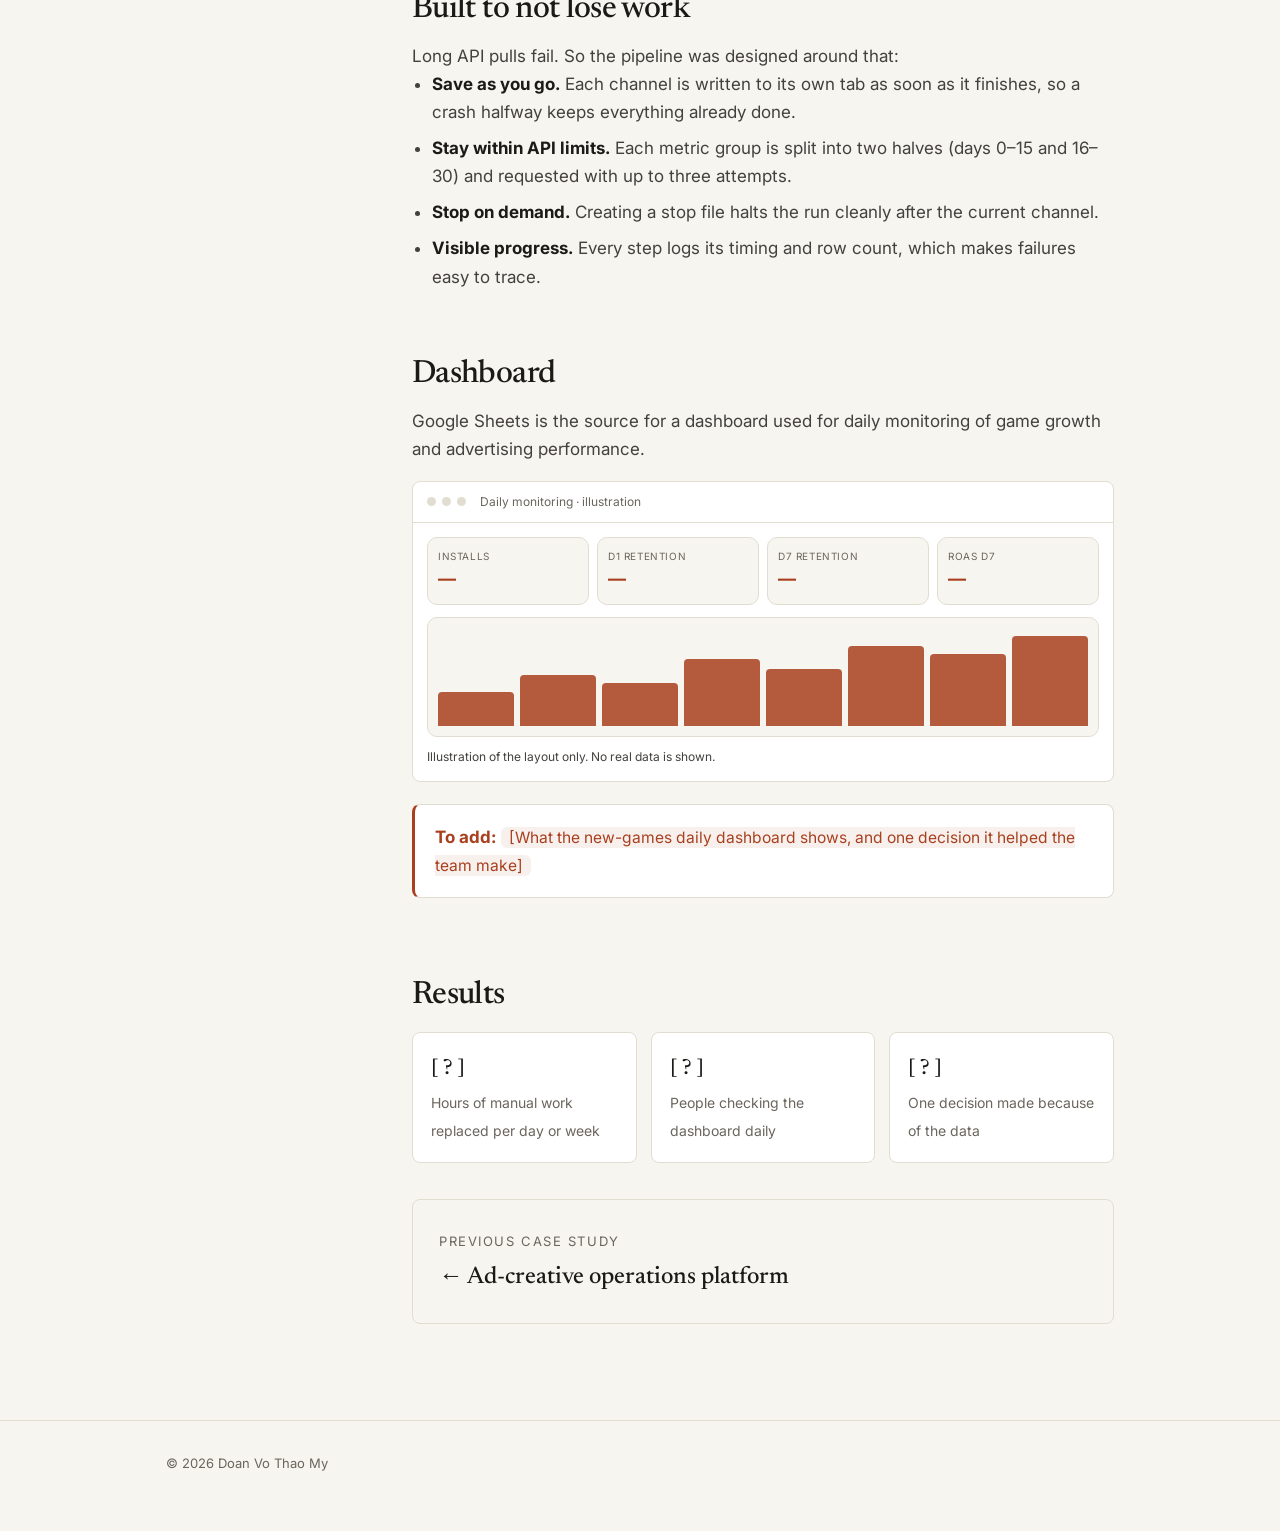
<file: _backup-v2/adjust-pipeline.html>
<!doctype html>
<html lang="en">
<head>
<meta charset="utf-8">
<meta name="viewport" content="width=device-width, initial-scale=1">
<title>Adjust reporting pipeline — Thao My</title>
<meta name="description" content="Case study: a Python pipeline that pulls six months of cohort data across ten channels from Adjust into Google Sheets for daily game monitoring.">
<script>document.documentElement.classList.add('js')</script>
<link rel="preconnect" href="https://fonts.googleapis.com"><link rel="preconnect" href="https://fonts.gstatic.com" crossorigin>
<link href="https://fonts.googleapis.com/css2?family=Inter:wght@400;500;600&family=Newsreader:ital,opsz,wght@0,6..72,400;0,6..72,500;0,6..72,600;1,6..72,400&display=swap" rel="stylesheet">
<meta name="theme-color" content="#F7F5F0">
<link rel="stylesheet" href="styles.css">
</head>
<body>
<div class="progress" aria-hidden="true"></div>

<header class="site">
  <div class="wrap">
    <a class="logo" href="index.html">Thao My<span>.</span></a>
    <nav class="main" aria-label="Main navigation">
      <a href="index.html#work">Work</a>
      <a href="index.html#projects">Projects</a>
      <a href="index.html#about">About</a>
      <a href="index.html#contact">Contact</a>
    </nav>
  </div>
</header>

<main>
  <div class="wrap">

    <div class="case-hero">
      <a class="back" href="index.html#work">
        <svg width="16" height="16" viewBox="0 0 24 24" fill="none" stroke="currentColor" stroke-width="2" stroke-linecap="round" stroke-linejoin="round" aria-hidden="true"><path d="M19 12H5M11 6l-6 6 6 6"/></svg>
        All projects</a>
      <h1 class="hero-in">Adjust reporting pipeline</h1>
      <p class="lead hero-in" style="--d:140ms">A Python pipeline that pulls cohort data from Adjust and writes it into Google Sheets, so the team can monitor game growth and ad performance without manual exports.</p>
      <dl class="case-meta hero-in" style="--d:260ms">
        <div><dt>Role</dt><dd>Designed and built the pipeline</dd></div>
        <div><dt>Timeline</dt><dd>May 2025 – present</dd></div>
        <div><dt>Tools</dt><dd>Python, Adjust, Google Sheets</dd></div>
        <div><dt>Scope</dt><dd>Top 100 apps · 10 channels · 6 months</dd></div>
      </dl>
    </div>

    <div class="layout">
      <aside class="toc" aria-label="Table of contents"><ol data-spy>
        <li><a href="#challenge">Challenge</a></li>
        <li><a href="#data">What it collects</a></li>
        <li><a href="#build">How it works</a></li>
        <li><a href="#reliable">Built to not lose work</a></li>
        <li><a href="#dash">Dashboard</a></li>
        <li><a href="#results">Results</a></li>
      </ol></aside>

      <div class="prose">

        <section id="challenge" class="reveal">
          <h2>Challenge</h2>
          <p>To judge a game, you need to see more than installs. You need retention, time spent and revenue per user, broken down by channel and by month. The data lives in Adjust, and getting it by hand is slow and hard to repeat, while the team works in Google Sheets.</p>
          <p class="callout"><b>To add:</b> <span class="todo">[How people got these numbers before, and how long it took]</span></p>
        </section>

        <section id="data" class="reveal">
          <h2>What it collects</h2>
          <p>The pipeline first finds the <strong>top 100 apps by installs</strong> over the last 30 days. Then, for each app, channel and month, it gathers six months of cohort data:</p>
          <ul>
            <li><strong>Installs</strong> and <strong>retention</strong> from day 1 up to day 30.</li>
            <li><strong>Time spent per user</strong> across the first 30 days.</li>
            <li><strong>Revenue per user</strong>, both all sources and in-app purchases only.</li>
            <li><strong>ROAS</strong> from day 0 to day 30.</li>
          </ul>
          <p>It covers ten channels: Applovin, Organic, Google Ads, Unity Ads, Apple, Adjoe, Tapjoy, Aura from Unity, Mistplay and puzzleplay, in both a global and a US-only version.</p>
        </section>

        <section id="build" class="reveal">
          <h2>How it works</h2>
          <figure class="diagram">
            <svg viewBox="0 0 760 130" role="img" aria-label="Data flow: Adjust, Python pipeline, Google Sheets with 24 tabs, Dashboard">
              <path class="flow-line" d="M170 65H215M390 65H435M590 65H620"/>
              <g class="node"><rect x="10" y="30" width="160" height="70" rx="10"/><text x="90" y="62" text-anchor="middle">Adjust</text><text class="sub" x="90" y="80" text-anchor="middle">Cohort data</text></g>
              <g class="node key"><rect x="215" y="30" width="175" height="70" rx="10"/><text x="302" y="62" text-anchor="middle">Python pipeline</text><text class="sub" x="302" y="80" text-anchor="middle">Batches, retries, logging</text></g>
              <g class="node"><rect x="435" y="30" width="155" height="70" rx="10"/><text x="512" y="62" text-anchor="middle">Google Sheets</text><text class="sub" x="512" y="80" text-anchor="middle">24 tabs</text></g>
              <g class="node"><rect x="620" y="30" width="130" height="70" rx="10"/><text x="685" y="62" text-anchor="middle">Dashboard</text><text class="sub" x="685" y="80" text-anchor="middle">Daily monitoring</text></g>
            </svg>
            <figcaption>From source to viewer. Global and US runs write to the same spreadsheet.</figcaption>
          </figure>
        </section>

        <section id="reliable" class="reveal">
          <h2>Built to not lose work</h2>
          <p>Long API pulls fail. So the pipeline was designed around that:</p>
          <ul>
            <li><strong>Save as you go.</strong> Each channel is written to its own tab as soon as it finishes, so a crash halfway keeps everything already done.</li>
            <li><strong>Stay within API limits.</strong> Each metric group is split into two halves (days 0–15 and 16–30) and requested with up to three attempts.</li>
            <li><strong>Stop on demand.</strong> Creating a stop file halts the run cleanly after the current channel.</li>
            <li><strong>Visible progress.</strong> Every step logs its timing and row count, which makes failures easy to trace.</li>
          </ul>
        </section>

        <section id="dash" class="reveal">
          <h2>Dashboard</h2>
          <p>Google Sheets is the source for a dashboard used for daily monitoring of game growth and advertising performance.</p>
          <figure class="mock" style="margin-top:18px">
            <div class="mock-bar"><i></i><i></i><i></i><span>Daily monitoring · illustration</span></div>
            <div class="mock-body">
              <div class="dash-kpis">
                <div class="kpi"><small>Installs</small><b>—</b></div>
                <div class="kpi"><small>D1 retention</small><b>—</b></div>
                <div class="kpi"><small>D7 retention</small><b>—</b></div>
                <div class="kpi"><small>ROAS D7</small><b>—</b></div>
              </div>
              <div class="bars reveal" aria-hidden="true">
                <span style="height:35%;--d:0ms"></span><span style="height:52%;--d:60ms"></span><span style="height:44%;--d:120ms"></span><span style="height:68%;--d:180ms"></span><span style="height:58%;--d:240ms"></span><span style="height:82%;--d:300ms"></span><span style="height:74%;--d:360ms"></span><span style="height:92%;--d:420ms"></span>
              </div>
              <p class="caption">Illustration of the layout only. No real data is shown.</p>
            </div>
          </figure>
          <p class="callout"><b>To add:</b> <span class="todo">[What the new-games daily dashboard shows, and one decision it helped the team make]</span></p>
        </section>

        <section id="results" class="reveal">
          <h2>Results</h2>
          <div class="metrics">
            <div class="metric"><b>[ ? ]</b><span>Hours of manual work replaced per day or week</span></div>
            <div class="metric"><b>[ ? ]</b><span>People checking the dashboard daily</span></div>
            <div class="metric"><b>[ ? ]</b><span>One decision made because of the data</span></div>
          </div>
          <a class="next" href="ad-creative.html" style="margin-top:36px"><small>Previous case study</small><b>← Ad-creative operations platform</b></a>
        </section>

      </div>
    </div>
  </div>
</main>

<footer class="site"><div class="wrap">© 2026 Doan Vo Thao My</div></footer>
<script src="main.js"></script>
</body>
</html>
</file>
<file: _backup-v1/styles.css>
﻿:root {
  --bg: #0A0A0A; --surface: #141414; --line: #2A2A2A;
  --text: #F2F2F2; --muted: #9A9A9A;
  --accent: #D4FF3A; --on-accent: #101400;
  --accent-soft: color-mix(in srgb, var(--accent) 13%, transparent);
  --accent-line: color-mix(in srgb, var(--accent) 50%, transparent);
  --surface-2: color-mix(in srgb, var(--surface) 92%, var(--text));
  --text-soft: color-mix(in srgb, var(--text) 86%, var(--bg));
  --header-bg: color-mix(in srgb, var(--bg) 84%, transparent);
  --max: 980px;
  --ease: cubic-bezier(.22,1,.36,1);
}
* { box-sizing: border-box; margin: 0; }
html { scroll-behavior: smooth; scroll-padding-top: 76px; }
body {
  background: var(--bg); color: var(--text);
  font: 17px/1.65 system-ui, -apple-system, "Segoe UI", sans-serif; -webkit-font-smoothing: antialiased;
  background-image: radial-gradient(900px 420px at 80% -80px, color-mix(in srgb, var(--accent) 8%, transparent), transparent 70%);
  background-repeat: no-repeat;
}
a { color: inherit; }
a:focus-visible, button:focus-visible { outline: 2px solid var(--accent); outline-offset: 3px; border-radius: 4px; }
.wrap { max-width: var(--max); margin: 0 auto; padding: 0 16px; }
.sr-only { position: absolute; width: 1px; height: 1px; overflow: hidden; clip: rect(0 0 0 0); white-space: nowrap; }

/* progress bar (case pages) */
.progress { position: fixed; top: 0; left: 0; height: 3px; width: 100%; background: var(--accent); transform: scaleX(0); transform-origin: left; z-index: 30; }

/* header */
header.site { position: sticky; top: 0; z-index: 20; background: var(--header-bg); backdrop-filter: blur(10px); border-bottom: 1px solid var(--line); }
header.site .wrap { display: flex; justify-content: space-between; align-items: center; height: 60px; }
.logo { font-weight: 700; text-decoration: none; letter-spacing: .01em; }
.logo span { color: var(--accent); }
nav.main { display: flex; gap: 6px; font-size: 14px; }
nav.main a { text-decoration: none; color: var(--muted); padding: 10px 12px; border-radius: 8px; transition: color .2s, background .2s; }
nav.main a:hover, nav.main a[aria-current="true"] { color: var(--accent); background: var(--accent-soft); }

/* hero */
.hero { padding: 104px 0 80px; position: relative; }
.eyebrow { font-size: 13px; text-transform: uppercase; letter-spacing: .14em; color: var(--accent); margin-bottom: 20px; }
h1 { font-size: clamp(38px, 7.4vw, 74px); line-height: 1.03; letter-spacing: -.035em; max-width: 16ch; font-weight: 700; }
h1 em { font-style: normal; color: var(--accent); }
.lead { color: var(--muted); max-width: 58ch; margin: 26px 0 34px; font-size: 18px; }
.cta { display: flex; gap: 12px; flex-wrap: wrap; }
.btn { display: inline-flex; align-items: center; gap: 8px; min-height: 46px; padding: 0 22px; border-radius: 10px; font-weight: 600; text-decoration: none; font-size: 15px; border: 1px solid transparent; cursor: pointer; font-family: inherit; transition: transform .2s var(--ease), filter .2s, border-color .2s, color .2s; }
.btn:active { transform: scale(.97); }
.btn.primary { background: var(--accent); color: var(--on-accent); }
.btn.primary:hover { filter: brightness(1.08); }
.btn.ghost { background: transparent; color: var(--text); border-color: var(--line); }
.btn.ghost:hover { border-color: var(--accent); color: var(--accent); }

.facts { display: grid; grid-template-columns: repeat(auto-fit, minmax(190px, 1fr)); gap: 12px; margin-top: 56px; }
.fact { border-top: 1px solid var(--line); padding-top: 14px; }
.fact b { display: block; font-size: 15px; }
.fact span { font-size: 14px; color: var(--muted); }

/* sections */
section.block { padding: 72px 0; border-top: 1px solid var(--line); }
h2.label { font-size: 13px; text-transform: uppercase; letter-spacing: .14em; color: var(--accent); font-weight: 600; margin-bottom: 32px; }
h2.title { font-size: clamp(26px, 4vw, 38px); letter-spacing: -.02em; line-height: 1.15; margin-bottom: 18px; }

/* project cards */
.cards { display: grid; gap: 20px; }
a.pcard { display: grid; gap: 22px; grid-template-columns: 1fr; padding: 26px; background: var(--surface); border: 1px solid var(--line); border-radius: 18px; text-decoration: none; position: relative; overflow: hidden; transition: border-color .25s, transform .35s var(--ease), background .25s; }
a.pcard::before { content: ""; position: absolute; inset: 0; background: radial-gradient(420px 160px at var(--mx, 80%) var(--my, 0%), var(--accent-soft), transparent 70%); opacity: 0; transition: opacity .3s; pointer-events: none; }
a.pcard:hover { border-color: var(--accent); transform: translateY(-3px); }
a.pcard:hover::before { opacity: 1; }
a.pcard h3 { font-size: clamp(22px, 3.4vw, 30px); letter-spacing: -.02em; line-height: 1.15; }
a.pcard p { color: var(--muted); margin-top: 10px; }
.go { display: inline-flex; align-items: center; gap: 8px; margin-top: 18px; color: var(--accent); font-weight: 600; font-size: 15px; }
.go svg { transition: transform .3s var(--ease); }
a.pcard:hover .go svg, .link:hover svg { transform: translateX(5px); }
.pviz { border: 1px solid var(--line); border-radius: 12px; background: var(--bg); padding: 16px; align-self: stretch; display: flex; align-items: center; justify-content: center; min-height: 140px; }
@media (min-width: 820px) { a.pcard { grid-template-columns: 6fr 5fr; align-items: center; } }

.tags { display: flex; gap: 6px; flex-wrap: wrap; margin-top: 14px; }
.tag { font-size: 12px; padding: 3px 10px; border-radius: 999px; border: 1px solid var(--line); color: var(--muted); }
.tag.hot { color: var(--accent); border-color: var(--accent-line); }

/* mini projects */
.mini-grid { display: grid; gap: 16px; grid-template-columns: repeat(auto-fit, minmax(290px, 1fr)); }
.mini { background: var(--surface); border: 1px solid var(--line); border-radius: 14px; padding: 22px; display: flex; flex-direction: column; gap: 10px; transition: border-color .25s, transform .3s var(--ease); }
.mini:hover { border-color: var(--accent); transform: translateY(-2px); }
.mini h3 { font-size: 20px; }
.mini p { color: var(--muted); font-size: 15px; flex: 1; }
.link { display: inline-flex; align-items: center; gap: 6px; font-size: 14px; color: var(--accent); text-decoration: none; min-height: 44px; }
.link:hover { text-decoration: underline; }
.meta { font-size: 13px; color: var(--muted); }

/* about */
.about { display: grid; gap: 36px; grid-template-columns: 1fr; }
@media (min-width: 820px) { .about { grid-template-columns: 7fr 5fr; } }
.about p + p { margin-top: 14px; }
.skills dt { font-size: 12px; text-transform: uppercase; letter-spacing: .12em; color: var(--muted); margin: 18px 0 6px; }
.skills dt:first-child { margin-top: 0; }
.skills dd { margin: 0; }
.timeline { list-style: none; padding: 0; margin-top: 26px; border-left: 1px solid var(--line); }
.timeline li { position: relative; padding: 0 0 18px 20px; }
.timeline li::before { content: ""; position: absolute; left: -5px; top: 9px; width: 9px; height: 9px; border-radius: 50%; background: var(--accent); }
.timeline b { display: block; }
.timeline span { color: var(--muted); font-size: 14px; }

/* contact */
.contact .big { font-size: clamp(30px, 5.4vw, 56px); letter-spacing: -.03em; line-height: 1.08; max-width: 17ch; }
.contact .big em { font-style: normal; color: var(--accent); }
.contact .row { display: flex; flex-wrap: wrap; gap: 12px; margin-top: 30px; align-items: center; }
.status { font-size: 14px; color: var(--accent); min-height: 24px; margin-top: 12px; }
.links { display: flex; gap: 8px; flex-wrap: wrap; margin-top: 18px; }
.links a { color: var(--muted); text-decoration: none; padding: 10px 14px; border: 1px solid var(--line); border-radius: 10px; font-size: 14px; transition: color .2s, border-color .2s; }
.links a:hover { color: var(--accent); border-color: var(--accent); }

footer.site { padding: 32px 0 56px; border-top: 1px solid var(--line); color: var(--muted); font-size: 13px; }

/* placeholders */
.todo { background: var(--accent-soft); color: var(--accent); padding: 1px 8px; border-radius: 6px; font-size: .92em; }

/* ---------- case study pages ---------- */
.case-hero { padding: 72px 0 48px; }
.back { display: inline-flex; align-items: center; gap: 8px; color: var(--muted); text-decoration: none; font-size: 14px; min-height: 44px; transition: color .2s; }
.back:hover { color: var(--accent); }
.case-hero h1 { font-size: clamp(34px, 6vw, 60px); max-width: 18ch; margin-top: 12px; }
.case-meta { display: grid; grid-template-columns: repeat(auto-fit, minmax(170px, 1fr)); gap: 16px; margin-top: 40px; padding: 22px 0; border-top: 1px solid var(--line); border-bottom: 1px solid var(--line); }
.case-meta dt { font-size: 12px; text-transform: uppercase; letter-spacing: .12em; color: var(--muted); margin-bottom: 4px; }
.case-meta dd { margin: 0; font-size: 15px; }

.layout { display: grid; gap: 40px; grid-template-columns: 1fr; padding-bottom: 40px; }
@media (min-width: 960px) { .layout { grid-template-columns: 190px minmax(0,1fr); gap: 56px; } }
.toc { display: none; }
@media (min-width: 960px) { .toc { display: block; position: sticky; top: 90px; align-self: start; } }
.toc ol { list-style: none; padding: 0; border-left: 1px solid var(--line); }
.toc a { display: block; padding: 7px 0 7px 16px; margin-left: -1px; border-left: 2px solid transparent; color: var(--muted); text-decoration: none; font-size: 14px; transition: color .2s, border-color .2s; }
.toc a:hover { color: var(--text); }
.toc a[aria-current="true"] { color: var(--accent); border-left-color: var(--accent); }

.prose section { padding: 8px 0 48px; }
.prose h2 { font-size: clamp(24px, 3.4vw, 32px); letter-spacing: -.02em; line-height: 1.2; margin-bottom: 14px; }
.prose p { color: var(--text-soft); max-width: 66ch; }
.prose p + p { margin-top: 14px; }
.prose ul { padding-left: 20px; color: var(--text-soft); max-width: 66ch; }
.prose li { margin-bottom: 8px; }
.prose strong { color: var(--text); }

.diagram { margin: 26px 0 8px; padding: 22px; background: var(--surface); border: 1px solid var(--line); border-radius: 16px; overflow-x: auto; }
.diagram svg { display: block; min-width: 640px; width: 100%; height: auto; }
.diagram figcaption { margin-top: 12px; font-size: 13px; color: var(--muted); }
.flow-line { stroke: var(--accent); stroke-width: 2; fill: none; stroke-dasharray: 600; stroke-dashoffset: 600; }
.in .flow-line, .flow-line.in { animation: draw 1.4s var(--ease) forwards; }
.node rect { fill: var(--surface-2); stroke: var(--line); }
.node.key rect { stroke: var(--accent); fill: var(--accent-soft); }
.node text { fill: var(--text); font: 600 13px system-ui, sans-serif; }
.node text.sub { fill: var(--muted); font-weight: 400; font-size: 11px; }
@keyframes draw { to { stroke-dashoffset: 0; } }

.callout { margin: 22px 0; padding: 18px 20px; border: 1px solid var(--line); border-left: 3px solid var(--accent); border-radius: 12px; background: var(--surface); max-width: 66ch; }
.callout b { color: var(--accent); }

.metrics { display: grid; grid-template-columns: repeat(auto-fit, minmax(180px, 1fr)); gap: 14px; margin-top: 18px; }
.metric { border: 1px dashed var(--accent-line); border-radius: 14px; padding: 18px; background: var(--accent-soft); }
.metric b { display: block; font-size: 22px; color: var(--accent); }
.metric span { font-size: 14px; color: var(--muted); }

.next { display: block; margin: 24px 0 8px; padding: 26px; border: 1px solid var(--line); border-radius: 16px; text-decoration: none; transition: border-color .25s, transform .3s var(--ease); }
.next:hover { border-color: var(--accent); transform: translateY(-2px); }
.next small { color: var(--muted); font-size: 13px; text-transform: uppercase; letter-spacing: .12em; }
.next b { display: block; font-size: 24px; margin-top: 4px; }

/* ---------- motion ---------- */
.js .reveal { opacity: 0; transform: translateY(22px); filter: blur(6px); transition: opacity .8s var(--ease), transform .8s var(--ease), filter .8s var(--ease); transition-delay: var(--d, 0ms); }
.js .reveal.in { opacity: 1; transform: none; filter: none; }

.hero-in { opacity: 0; filter: blur(14px); transform: translateY(14px); animation: heroIn 1s var(--ease) forwards; animation-delay: var(--d, 0ms); }
@keyframes heroIn { to { opacity: 1; filter: blur(0); transform: none; } }

@media (prefers-reduced-motion: reduce) {
  html { scroll-behavior: auto; }
  .hero-in, .js .reveal { animation: none; opacity: 1; transform: none; filter: none; transition: none; }
  .flow-line { stroke-dashoffset: 0; animation: none; }
  a.pcard, .mini, .next, .btn, .go svg { transition: none; }
  a.pcard:hover, .mini:hover, .next:hover { transform: none; }
}

/* palette picker (demo) */
.palette { position: fixed; right: 16px; bottom: 16px; z-index: 40; font-size: 14px; }
.palette > button { min-height: 44px; padding: 0 16px; border-radius: 999px; border: 1px solid var(--line); background: var(--surface); color: var(--text); cursor: pointer; font: inherit; display: inline-flex; align-items: center; gap: 8px; box-shadow: 0 6px 24px rgba(0,0,0,.25); }
.palette > button i { width: 12px; height: 12px; border-radius: 50%; background: var(--accent); display: inline-block; }
.palette ul { list-style: none; padding: 8px; margin: 0 0 10px; background: var(--surface); border: 1px solid var(--line); border-radius: 14px; box-shadow: 0 10px 32px rgba(0,0,0,.3); display: none; max-height: 60vh; overflow: auto; }
.palette.open ul { display: block; }
.palette li button { width: 100%; text-align: left; min-height: 40px; padding: 0 12px; border: 0; border-radius: 8px; background: transparent; color: var(--text); cursor: pointer; font: inherit; display: flex; align-items: center; gap: 10px; }
.palette li button:hover { background: var(--accent-soft); }
.palette li button[aria-pressed="true"] { outline: 1px solid var(--accent); }
.palette li i { width: 14px; height: 14px; border-radius: 50%; display: inline-block; border: 1px solid var(--line); }

/* ---------- visuals ---------- */
.media { border-radius: 12px; overflow: hidden; border: 1px solid var(--line); background: var(--surface-2); aspect-ratio: 16 / 9; display: grid; place-items: center; }
.media img, .media svg { width: 100%; height: 100%; display: block; }
.media img { object-fit: cover; }
.media.contain img { object-fit: contain; }
.mini .media { margin-bottom: 4px; }
.pill { display: inline-block; font-size: 11px; letter-spacing: .08em; text-transform: uppercase; color: var(--muted); border: 1px solid var(--line); border-radius: 999px; padding: 2px 10px; }

.hero-grid { display: grid; gap: 40px; grid-template-columns: 1fr; align-items: center; }
@media (min-width: 940px) { .hero-grid { grid-template-columns: 6fr 5fr; } }
.mock { background: var(--surface); border: 1px solid var(--line); border-radius: 16px; overflow: hidden; box-shadow: 0 24px 60px rgba(0,0,0,.28); }
.mock-bar { display: flex; align-items: center; gap: 6px; padding: 10px 14px; border-bottom: 1px solid var(--line); font-size: 12px; color: var(--muted); }
.mock-bar i { width: 9px; height: 9px; border-radius: 50%; background: var(--line); display: inline-block; }
.mock-bar span { margin-left: 8px; }
.mock-body { padding: 14px; }
.board { position: relative; display: grid; grid-template-columns: repeat(5, 1fr); gap: 8px; }
.col { background: var(--bg); border: 1px solid var(--line); border-radius: 10px; padding: 8px 6px 10px; min-height: 150px; }
.col h4 { margin: 0 0 8px; font-size: 10px; letter-spacing: .06em; text-transform: uppercase; color: var(--muted); font-weight: 600; text-align: center; }
.col i { display: block; height: 22px; border-radius: 6px; background: var(--surface-2); border: 1px solid var(--line); margin-bottom: 6px; }
.col.ai h4 { color: var(--accent); }
.mover { position: absolute; top: 34px; width: calc(20% - 8px); height: 22px; border-radius: 6px; background: var(--accent); box-shadow: 0 0 0 3px var(--accent-soft); animation: hop 7s var(--ease) infinite; }
@keyframes hop {
  0%, 12% { left: 3px; }
  22%, 36% { left: calc(20% + 1px); }
  46%, 60% { left: calc(40% - 1px); }
  70%, 82% { left: calc(60% - 3px); }
  92%, 100% { left: calc(80% - 5px); }
}
.board.sm .col { min-height: 120px; }
.dash-kpis { display: grid; grid-template-columns: repeat(4, 1fr); gap: 8px; margin-bottom: 12px; }
.kpi { background: var(--bg); border: 1px solid var(--line); border-radius: 10px; padding: 10px; }
.kpi small { display: block; font-size: 10px; letter-spacing: .06em; text-transform: uppercase; color: var(--muted); }
.kpi b { font-size: 18px; color: var(--accent); }
.bars { display: flex; align-items: flex-end; gap: 6px; height: 120px; padding: 10px; background: var(--bg); border: 1px solid var(--line); border-radius: 10px; }
.bars span { flex: 1; background: var(--accent); border-radius: 4px 4px 0 0; opacity: .85; transform-origin: bottom; }
.js .bars span { transform: scaleY(.08); transition: transform 1s var(--ease); transition-delay: var(--d, 0ms); }
.js .in .bars span, .js .bars.in span { transform: scaleY(1); }
.caption { font-size: 12px; color: var(--muted); margin-top: 10px; }

.astar .wall { fill: var(--line); }
.astar .cell { fill: var(--surface-2); }
.astar .path { fill: none; stroke: var(--accent); stroke-width: 4; stroke-linecap: round; stroke-linejoin: round; stroke-dasharray: 520; stroke-dashoffset: 520; animation: trace 4.5s var(--ease) infinite; }
.astar .visit { fill: var(--accent); opacity: 0; animation: visit 4.5s ease-in-out infinite; animation-delay: var(--d, 0ms); }
@keyframes trace { 0% { stroke-dashoffset: 520; } 55%, 85% { stroke-dashoffset: 0; } 100% { stroke-dashoffset: 0; opacity: .0; } }
@keyframes visit { 0%, 5% { opacity: 0; } 20% { opacity: .22; } 70% { opacity: .1; } 100% { opacity: 0; } }

@media (max-width: 560px) { .dash-kpis { grid-template-columns: repeat(2, 1fr); } .col { padding: 6px 4px; } .col h4 { font-size: 9px; } }
@media (prefers-reduced-motion: reduce) {
  .mover { animation: none; left: calc(40% - 1px); }
  .astar .path { animation: none; stroke-dashoffset: 0; }
  .astar .visit { animation: none; opacity: .12; }
  .js .bars span { transform: none; transition: none; }
}

.node.todo rect { stroke-dasharray: 4 4; }
.node.todo text { opacity: .65; }
.prose code { font-family: ui-monospace, Menlo, Consolas, monospace; font-size: .9em; background: var(--surface-2); padding: 2px 6px; border-radius: 6px; word-break: break-all; }
figure.mock { margin: 0; }
</file>
<file: _backup-v2/styles.css>
:root {
  --bg: #F7F5F0; --surface: #FFFFFF; --line: #E2DDD1;
  --text: #1B1A17; --muted: #6A665D;
  --accent: #A8401F; --on-accent: #FFFFFF;
  --accent-soft: color-mix(in srgb, var(--accent) 8%, transparent);
  --accent-line: color-mix(in srgb, var(--accent) 35%, transparent);
  --surface-2: color-mix(in srgb, var(--bg) 70%, var(--surface));
  --text-soft: color-mix(in srgb, var(--text) 82%, var(--bg));
  --header-bg: color-mix(in srgb, var(--bg) 90%, transparent);
  --max: 980px;
  --ease: cubic-bezier(.22,1,.36,1);
  --serif: "Newsreader", "Iowan Old Style", Georgia, "Times New Roman", serif;
  --sans: "Inter", system-ui, -apple-system, "Segoe UI", sans-serif;
}
* { box-sizing: border-box; margin: 0; }
html { scroll-behavior: smooth; scroll-padding-top: 76px; }
body {
  background: var(--bg); color: var(--text);
  font: 17px/1.65 var(--sans); -webkit-font-smoothing: antialiased;
}
a { color: inherit; }
a:focus-visible, button:focus-visible { outline: 2px solid var(--accent); outline-offset: 3px; border-radius: 4px; }
.wrap { max-width: var(--max); margin: 0 auto; padding: 0 16px; }
.sr-only { position: absolute; width: 1px; height: 1px; overflow: hidden; clip: rect(0 0 0 0); white-space: nowrap; }

/* progress bar (case pages) */
.progress { position: fixed; top: 0; left: 0; height: 3px; width: 100%; background: var(--accent); transform: scaleX(0); transform-origin: left; z-index: 30; }

/* header */
header.site { position: sticky; top: 0; z-index: 20; background: var(--header-bg); backdrop-filter: blur(10px); border-bottom: 1px solid var(--line); }
header.site .wrap { display: flex; justify-content: space-between; align-items: center; height: 60px; }
.logo { font-weight: 700; text-decoration: none; letter-spacing: .01em; }
.logo span { color: var(--accent); }
nav.main { display: flex; gap: 6px; font-size: 14px; }
nav.main a { text-decoration: none; color: var(--muted); padding: 10px 12px; border-radius: 8px; transition: color .2s, background .2s; }
nav.main a:hover, nav.main a[aria-current="true"] { color: var(--accent); background: var(--accent-soft); }

/* hero */
.hero { padding: 104px 0 80px; position: relative; }
.eyebrow { font-size: 13px; text-transform: uppercase; letter-spacing: .14em; color: var(--accent); margin-bottom: 20px; }
h1 { font-size: clamp(38px, 7.4vw, 74px); line-height: 1.03; letter-spacing: -.035em; max-width: 16ch; font-weight: 700; }
h1 em { font-style: normal; color: var(--accent); }
.lead { color: var(--muted); max-width: 58ch; margin: 26px 0 34px; font-size: 18px; }
.cta { display: flex; gap: 12px; flex-wrap: wrap; }
.btn { display: inline-flex; align-items: center; gap: 8px; min-height: 46px; padding: 0 22px; border-radius: 10px; font-weight: 600; text-decoration: none; font-size: 15px; border: 1px solid transparent; cursor: pointer; font-family: inherit; transition: transform .2s var(--ease), filter .2s, border-color .2s, color .2s; }
.btn:active { transform: scale(.97); }
.btn.primary { background: var(--accent); color: var(--on-accent); }
.btn.primary:hover { filter: brightness(1.08); }
.btn.ghost { background: transparent; color: var(--text); border-color: var(--line); }
.btn.ghost:hover { border-color: var(--accent); color: var(--accent); }

.facts { display: grid; grid-template-columns: repeat(auto-fit, minmax(190px, 1fr)); gap: 12px; margin-top: 56px; }
.fact { border-top: 1px solid var(--line); padding-top: 14px; }
.fact b { display: block; font-size: 15px; }
.fact span { font-size: 14px; color: var(--muted); }

/* sections */
section.block { padding: 72px 0; border-top: 1px solid var(--line); }
h2.label { font-size: 13px; text-transform: uppercase; letter-spacing: .14em; color: var(--accent); font-weight: 600; margin-bottom: 32px; }
h2.title { font-size: clamp(26px, 4vw, 38px); letter-spacing: -.02em; line-height: 1.15; margin-bottom: 18px; }

/* project cards */
.cards { display: grid; gap: 20px; }
a.pcard { display: grid; gap: 22px; grid-template-columns: 1fr; padding: 26px; background: var(--surface); border: 1px solid var(--line); border-radius: 18px; text-decoration: none; position: relative; overflow: hidden; transition: border-color .25s, transform .35s var(--ease), background .25s; }
a.pcard::before { content: ""; position: absolute; inset: 0; background: radial-gradient(420px 160px at var(--mx, 80%) var(--my, 0%), var(--accent-soft), transparent 70%); opacity: 0; transition: opacity .3s; pointer-events: none; }
a.pcard:hover { border-color: var(--accent); transform: translateY(-3px); }
a.pcard:hover::before { opacity: 1; }
a.pcard h3 { font-size: clamp(22px, 3.4vw, 30px); letter-spacing: -.02em; line-height: 1.15; }
a.pcard p { color: var(--muted); margin-top: 10px; }
.go { display: inline-flex; align-items: center; gap: 8px; margin-top: 18px; color: var(--accent); font-weight: 600; font-size: 15px; }
.go svg { transition: transform .3s var(--ease); }
a.pcard:hover .go svg, .link:hover svg { transform: translateX(5px); }
.pviz { border: 1px solid var(--line); border-radius: 12px; background: var(--bg); padding: 16px; align-self: stretch; display: flex; align-items: center; justify-content: center; min-height: 140px; }
@media (min-width: 820px) { a.pcard { grid-template-columns: 6fr 5fr; align-items: center; } }

.tags { display: flex; gap: 6px; flex-wrap: wrap; margin-top: 14px; }
.tag { font-size: 12px; padding: 3px 10px; border-radius: 999px; border: 1px solid var(--line); color: var(--muted); }
.tag.hot { color: var(--accent); border-color: var(--accent-line); }

/* mini projects */
.mini-grid { display: grid; gap: 16px; grid-template-columns: repeat(auto-fit, minmax(290px, 1fr)); }
.mini { background: var(--surface); border: 1px solid var(--line); border-radius: 14px; padding: 22px; display: flex; flex-direction: column; gap: 10px; transition: border-color .25s, transform .3s var(--ease); }
.mini:hover { border-color: var(--accent); transform: translateY(-2px); }
.mini h3 { font-size: 20px; }
.mini p { color: var(--muted); font-size: 15px; flex: 1; }
.link { display: inline-flex; align-items: center; gap: 6px; font-size: 14px; color: var(--accent); text-decoration: none; min-height: 44px; }
.link:hover { text-decoration: underline; }
.meta { font-size: 13px; color: var(--muted); }

/* about */
.about { display: grid; gap: 36px; grid-template-columns: 1fr; }
@media (min-width: 820px) { .about { grid-template-columns: 7fr 5fr; } }
.about p + p { margin-top: 14px; }
.skills dt { font-size: 12px; text-transform: uppercase; letter-spacing: .12em; color: var(--muted); margin: 18px 0 6px; }
.skills dt:first-child { margin-top: 0; }
.skills dd { margin: 0; }
.timeline { list-style: none; padding: 0; margin-top: 26px; border-left: 1px solid var(--line); }
.timeline li { position: relative; padding: 0 0 18px 20px; }
.timeline li::before { content: ""; position: absolute; left: -5px; top: 9px; width: 9px; height: 9px; border-radius: 50%; background: var(--accent); }
.timeline b { display: block; }
.timeline span { color: var(--muted); font-size: 14px; }

/* contact */
.contact .big { font-size: clamp(30px, 5.4vw, 56px); letter-spacing: -.03em; line-height: 1.08; max-width: 17ch; }
.contact .big em { font-style: normal; color: var(--accent); }
.contact .row { display: flex; flex-wrap: wrap; gap: 12px; margin-top: 30px; align-items: center; }
.status { font-size: 14px; color: var(--accent); min-height: 24px; margin-top: 12px; }
.links { display: flex; gap: 8px; flex-wrap: wrap; margin-top: 18px; }
.links a { color: var(--muted); text-decoration: none; padding: 10px 14px; border: 1px solid var(--line); border-radius: 10px; font-size: 14px; transition: color .2s, border-color .2s; }
.links a:hover { color: var(--accent); border-color: var(--accent); }

footer.site { padding: 32px 0 56px; border-top: 1px solid var(--line); color: var(--muted); font-size: 13px; }

/* placeholders */
.todo { background: var(--accent-soft); color: var(--accent); padding: 1px 8px; border-radius: 6px; font-size: .92em; }

/* ---------- case study pages ---------- */
.case-hero { padding: 72px 0 48px; }
.back { display: inline-flex; align-items: center; gap: 8px; color: var(--muted); text-decoration: none; font-size: 14px; min-height: 44px; transition: color .2s; }
.back:hover { color: var(--accent); }
.case-hero h1 { font-size: clamp(34px, 6vw, 60px); max-width: 18ch; margin-top: 12px; }
.case-meta { display: grid; grid-template-columns: repeat(auto-fit, minmax(170px, 1fr)); gap: 16px; margin-top: 40px; padding: 22px 0; border-top: 1px solid var(--line); border-bottom: 1px solid var(--line); }
.case-meta dt { font-size: 12px; text-transform: uppercase; letter-spacing: .12em; color: var(--muted); margin-bottom: 4px; }
.case-meta dd { margin: 0; font-size: 15px; }

.layout { display: grid; gap: 40px; grid-template-columns: 1fr; padding-bottom: 40px; }
@media (min-width: 960px) { .layout { grid-template-columns: 190px minmax(0,1fr); gap: 56px; } }
.toc { display: none; }
@media (min-width: 960px) { .toc { display: block; position: sticky; top: 90px; align-self: start; } }
.toc ol { list-style: none; padding: 0; border-left: 1px solid var(--line); }
.toc a { display: block; padding: 7px 0 7px 16px; margin-left: -1px; border-left: 2px solid transparent; color: var(--muted); text-decoration: none; font-size: 14px; transition: color .2s, border-color .2s; }
.toc a:hover { color: var(--text); }
.toc a[aria-current="true"] { color: var(--accent); border-left-color: var(--accent); }

.prose section { padding: 8px 0 48px; }
.prose h2 { font-size: clamp(24px, 3.4vw, 32px); letter-spacing: -.02em; line-height: 1.2; margin-bottom: 14px; }
.prose p { color: var(--text-soft); max-width: 66ch; }
.prose p + p { margin-top: 14px; }
.prose ul { padding-left: 20px; color: var(--text-soft); max-width: 66ch; }
.prose li { margin-bottom: 8px; }
.prose strong { color: var(--text); }

.diagram { margin: 26px 0 8px; padding: 22px; background: var(--surface); border: 1px solid var(--line); border-radius: 16px; overflow-x: auto; }
.diagram svg { display: block; min-width: 640px; width: 100%; height: auto; }
.diagram figcaption { margin-top: 12px; font-size: 13px; color: var(--muted); }
.flow-line { stroke: var(--accent); stroke-width: 2; fill: none; stroke-dasharray: 600; stroke-dashoffset: 600; }
.in .flow-line, .flow-line.in { animation: draw 1.4s var(--ease) forwards; }
.node rect { fill: var(--surface-2); stroke: var(--line); }
.node.key rect { stroke: var(--accent); fill: var(--accent-soft); }
.node text { fill: var(--text); font: 600 13px system-ui, sans-serif; }
.node text.sub { fill: var(--muted); font-weight: 400; font-size: 11px; }
@keyframes draw { to { stroke-dashoffset: 0; } }

.callout { margin: 22px 0; padding: 18px 20px; border: 1px solid var(--line); border-left: 3px solid var(--accent); border-radius: 12px; background: var(--surface); max-width: 66ch; }
.callout b { color: var(--accent); }

.metrics { display: grid; grid-template-columns: repeat(auto-fit, minmax(180px, 1fr)); gap: 14px; margin-top: 18px; }
.metric { border: 1px dashed var(--accent-line); border-radius: 14px; padding: 18px; background: var(--accent-soft); }
.metric b { display: block; font-size: 22px; color: var(--accent); }
.metric span { font-size: 14px; color: var(--muted); }

.next { display: block; margin: 24px 0 8px; padding: 26px; border: 1px solid var(--line); border-radius: 16px; text-decoration: none; transition: border-color .25s, transform .3s var(--ease); }
.next:hover { border-color: var(--accent); transform: translateY(-2px); }
.next small { color: var(--muted); font-size: 13px; text-transform: uppercase; letter-spacing: .12em; }
.next b { display: block; font-size: 24px; margin-top: 4px; }

/* ---------- motion ---------- */
.js .reveal { opacity: 0; transform: translateY(22px); filter: blur(6px); transition: opacity .8s var(--ease), transform .8s var(--ease), filter .8s var(--ease); transition-delay: var(--d, 0ms); }
.js .reveal.in { opacity: 1; transform: none; filter: none; }

.hero-in { opacity: 0; filter: blur(14px); transform: translateY(14px); animation: heroIn 1s var(--ease) forwards; animation-delay: var(--d, 0ms); }
@keyframes heroIn { to { opacity: 1; filter: blur(0); transform: none; } }

@media (prefers-reduced-motion: reduce) {
  html { scroll-behavior: auto; }
  .hero-in, .js .reveal { animation: none; opacity: 1; transform: none; filter: none; transition: none; }
  .flow-line { stroke-dashoffset: 0; animation: none; }
  a.pcard, .mini, .next, .btn, .go svg { transition: none; }
  a.pcard:hover, .mini:hover, .next:hover { transform: none; }
}

/* ---------- visuals ---------- */
.media { border-radius: 12px; overflow: hidden; border: 1px solid var(--line); background: var(--surface-2); aspect-ratio: 16 / 9; display: grid; place-items: center; }
.media img, .media svg { width: 100%; height: 100%; display: block; }
.media img { object-fit: cover; }
.media.contain img { object-fit: contain; }
.mini .media { margin-bottom: 4px; }
.pill { display: inline-block; font-size: 11px; letter-spacing: .08em; text-transform: uppercase; color: var(--muted); border: 1px solid var(--line); border-radius: 999px; padding: 2px 10px; }

.hero-grid { display: grid; gap: 40px; grid-template-columns: 1fr; align-items: center; }
@media (min-width: 940px) { .hero-grid { grid-template-columns: 6fr 5fr; } }
.mock { background: var(--surface); border: 1px solid var(--line); border-radius: 16px; overflow: hidden; box-shadow: 0 24px 60px rgba(0,0,0,.28); }
.mock-bar { display: flex; align-items: center; gap: 6px; padding: 10px 14px; border-bottom: 1px solid var(--line); font-size: 12px; color: var(--muted); }
.mock-bar i { width: 9px; height: 9px; border-radius: 50%; background: var(--line); display: inline-block; }
.mock-bar span { margin-left: 8px; }
.mock-body { padding: 14px; }
.board { position: relative; display: grid; grid-template-columns: repeat(5, 1fr); gap: 8px; }
.col { background: var(--bg); border: 1px solid var(--line); border-radius: 10px; padding: 8px 6px 10px; min-height: 150px; }
.col h4 { margin: 0 0 8px; font-size: 10px; letter-spacing: .06em; text-transform: uppercase; color: var(--muted); font-weight: 600; text-align: center; }
.col i { display: block; height: 22px; border-radius: 6px; background: var(--surface-2); border: 1px solid var(--line); margin-bottom: 6px; }
.col.ai h4 { color: var(--accent); }
.mover { position: absolute; top: 34px; width: calc(20% - 8px); height: 22px; border-radius: 6px; background: var(--accent); box-shadow: 0 0 0 3px var(--accent-soft); animation: hop 7s var(--ease) infinite; }
@keyframes hop {
  0%, 12% { left: 3px; }
  22%, 36% { left: calc(20% + 1px); }
  46%, 60% { left: calc(40% - 1px); }
  70%, 82% { left: calc(60% - 3px); }
  92%, 100% { left: calc(80% - 5px); }
}
.board.sm .col { min-height: 120px; }
.dash-kpis { display: grid; grid-template-columns: repeat(4, 1fr); gap: 8px; margin-bottom: 12px; }
.kpi { background: var(--bg); border: 1px solid var(--line); border-radius: 10px; padding: 10px; }
.kpi small { display: block; font-size: 10px; letter-spacing: .06em; text-transform: uppercase; color: var(--muted); }
.kpi b { font-size: 18px; color: var(--accent); }
.bars { display: flex; align-items: flex-end; gap: 6px; height: 120px; padding: 10px; background: var(--bg); border: 1px solid var(--line); border-radius: 10px; }
.bars span { flex: 1; background: var(--accent); border-radius: 4px 4px 0 0; opacity: .85; transform-origin: bottom; }
.js .bars span { transform: scaleY(.08); transition: transform 1s var(--ease); transition-delay: var(--d, 0ms); }
.js .in .bars span, .js .bars.in span { transform: scaleY(1); }
.caption { font-size: 12px; color: var(--muted); margin-top: 10px; }

.astar .wall { fill: var(--line); }
.astar .cell { fill: var(--surface-2); }
.astar .path { fill: none; stroke: var(--accent); stroke-width: 4; stroke-linecap: round; stroke-linejoin: round; stroke-dasharray: 520; stroke-dashoffset: 520; animation: trace 4.5s var(--ease) infinite; }
.astar .visit { fill: var(--accent); opacity: 0; animation: visit 4.5s ease-in-out infinite; animation-delay: var(--d, 0ms); }
@keyframes trace { 0% { stroke-dashoffset: 520; } 55%, 85% { stroke-dashoffset: 0; } 100% { stroke-dashoffset: 0; opacity: .0; } }
@keyframes visit { 0%, 5% { opacity: 0; } 20% { opacity: .22; } 70% { opacity: .1; } 100% { opacity: 0; } }

@media (max-width: 560px) { .dash-kpis { grid-template-columns: repeat(2, 1fr); } .col { padding: 6px 4px; } .col h4 { font-size: 9px; } }
@media (prefers-reduced-motion: reduce) {
  .mover { animation: none; left: calc(40% - 1px); }
  .astar .path { animation: none; stroke-dashoffset: 0; }
  .astar .visit { animation: none; opacity: .12; }
  .js .bars span { transform: none; transition: none; }
}

.node.todo rect { stroke-dasharray: 4 4; }
.node.todo text { opacity: .65; }
.prose code { font-family: ui-monospace, Menlo, Consolas, monospace; font-size: .9em; background: var(--surface-2); padding: 2px 6px; border-radius: 6px; word-break: break-all; }
figure.mock { margin: 0; }


/* ================= Editorial refinement ================= */
h1, h3, .contact .big, .next b, .prose h2, h2.title, .metric b { font-family: var(--serif); font-weight: 500; }
h1 { letter-spacing: -.025em; line-height: 1.05; max-width: 18ch; }
h1 em, .contact .big em { font-style: italic; color: inherit; }
.logo { font-family: var(--serif); font-size: 20px; font-weight: 600; }
.logo span { color: var(--accent); }
.eyebrow { color: var(--muted); letter-spacing: .1em; font-size: 12.5px; }
h2.label { color: var(--muted); letter-spacing: .1em; font-size: 12.5px; padding-bottom: 14px; border-bottom: 1px solid var(--line); }
.lead { color: var(--text-soft); }
nav.main a:hover, nav.main a[aria-current="true"] { color: var(--text); background: transparent; box-shadow: inset 0 -2px 0 var(--accent); border-radius: 0; }
.btn { border-radius: 6px; }
.btn.primary { background: var(--text); color: var(--bg); }
.btn.primary:hover { filter: none; background: var(--accent); color: var(--on-accent); }
.btn.ghost:hover { border-color: var(--text); color: var(--text); }
.hero { padding: 96px 0 64px; }
.fact b { font-family: var(--serif); font-size: 18px; font-weight: 600; }

/* work: text-led rows instead of glowing cards */
a.pcard { grid-template-columns: 1fr !important; padding: 30px 0; background: transparent; border: 0; border-bottom: 1px solid var(--line); border-radius: 0; }
a.pcard::before { display: none; }
a.pcard:hover { border-color: var(--text); transform: none; }
a.pcard h3 { font-size: clamp(24px, 3.4vw, 32px); }
a.pcard p { max-width: 62ch; color: var(--text-soft); }
a.pcard:hover h3 { text-decoration: underline; text-decoration-thickness: 1px; text-underline-offset: 6px; }
.cards { gap: 0; }
.go, .link { color: var(--accent); }
.tag, .tag.hot { color: var(--muted); border-color: var(--line); border-radius: 4px; }
.mini { border-radius: 8px; }
.mini:hover { transform: none; border-color: var(--text); }
.media, .mock, .diagram, .callout, .next, .metric { border-radius: 8px; }
.mock { box-shadow: none; }
.metric { border: 1px solid var(--line); background: var(--surface); }
.metric b { color: var(--text); }
.links a { border-radius: 6px; }
.links a:hover, .link:hover { color: var(--text); border-color: var(--text); }
.status { color: var(--accent); }
.timeline li::before { background: var(--text); }
.callout { border-left-color: var(--accent); }
.progress { background: var(--accent); }
.col.ai h4 { color: var(--accent); }
.toc a[aria-current="true"] { color: var(--text); border-left-color: var(--accent); }

/* calmer motion: plain fade, no blur */
.js .reveal { filter: none; transform: translateY(8px); transition: opacity .6s var(--ease), transform .6s var(--ease); }
.hero-in { filter: none; transform: translateY(8px); animation-duration: .7s; }
@keyframes heroIn { to { opacity: 1; filter: none; transform: none; } }
.js .reveal.in { transform: none; }

.hero-grid { grid-template-columns: 1fr !important; }
a.pcard:last-child { border-bottom: 0; }
</file>
